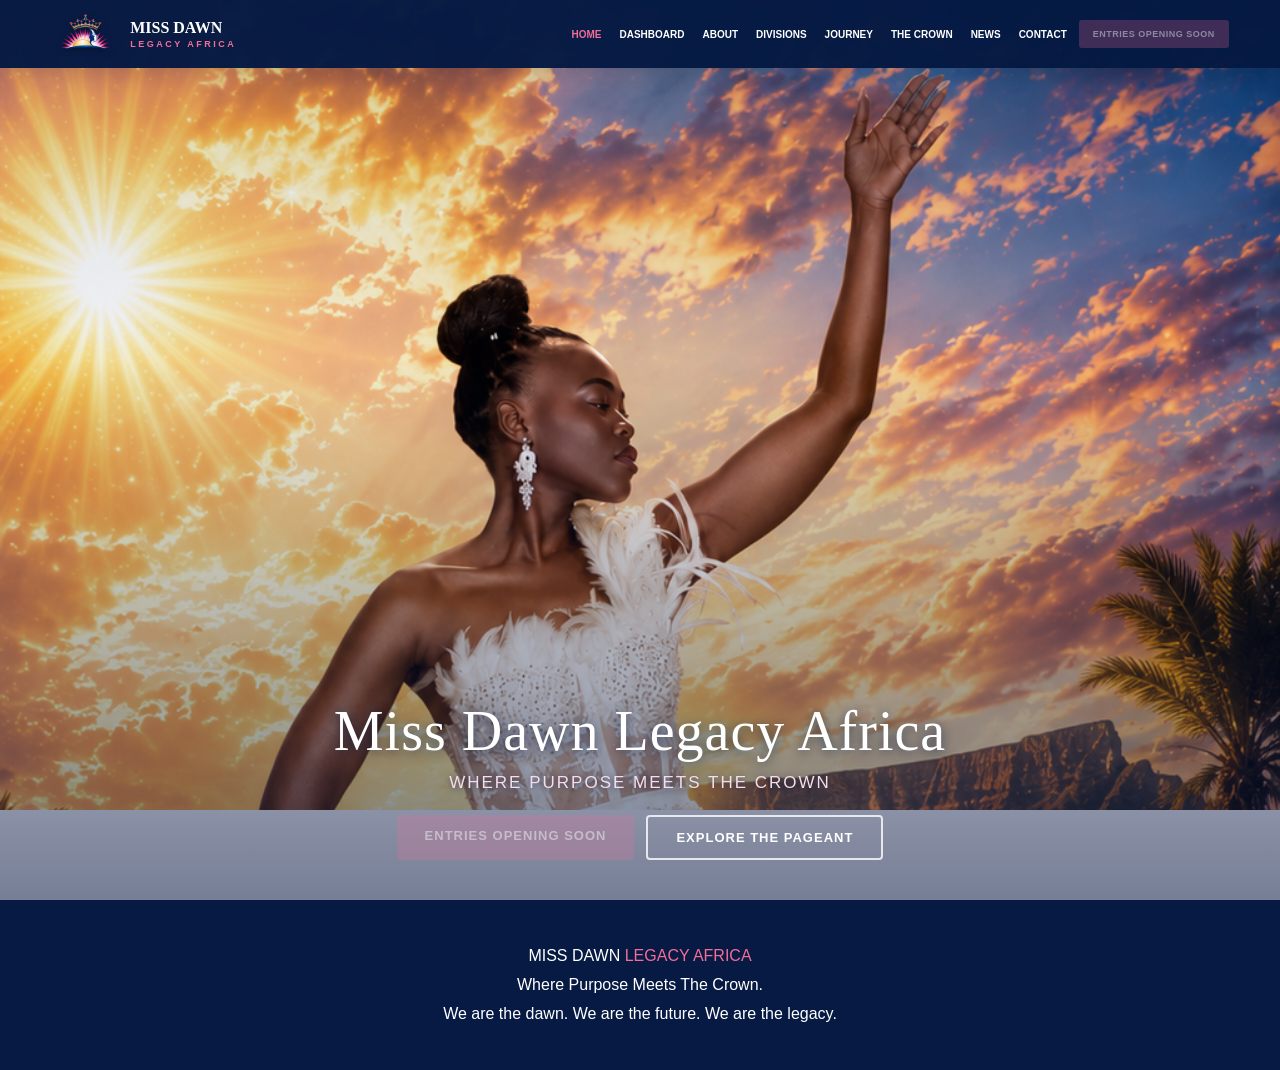
<file: index.html>
﻿<!doctype html>
<html lang="en">
<head>
  <meta charset="utf-8">
  <meta name="viewport" content="width=device-width,initial-scale=1">
  <title>Miss Dawn Legacy Africa</title>
  <link rel="stylesheet" href="css/style.css">
  <style>
    /* ── Hero section ── */
    .home-hero {
      position: relative;
      width: 100%;
      height: 100vh;
      min-height: 560px;
      overflow: hidden;
      display: flex;
      align-items: flex-end;
      justify-content: center;
    }

    /* Background photo */
    .home-hero .bg {
      position: absolute;
      inset: 0;
      width: 100%;
      height: 100%;
      object-fit: cover;
      object-position: center top;
    }

    /* Subtle dark gradient at bottom so text/logo reads well */
    .home-hero::after {
      content: '';
      position: absolute;
      inset: 0;
      background: linear-gradient(
        to bottom,
        rgba(6,26,67,0.15) 0%,
        rgba(6,26,67,0.05) 40%,
        rgba(6,26,67,0.55) 100%
      );
    }

    /* Logo overlay — centered, upper-left area of the image */
    .home-hero .site-logo-img {
      position: absolute;
      top: 80px;          /* below the fixed nav */
      left: 50%;
      transform: translateX(-50%);
      width: clamp(160px, 22vw, 280px);
      /* drop-shadow to help it lift off the background */
      filter: drop-shadow(0 4px 18px rgba(6,26,67,0.55))
              drop-shadow(0 1px 4px rgba(0,0,0,0.35));
      z-index: 2;
      pointer-events: none;
    }

    /* Bottom caption bar */
    .home-hero .caption {
      position: relative;
      z-index: 2;
      text-align: center;
      padding: 32px 6% 40px;
      width: 100%;
    }
    .home-hero .caption h1 {
      font-family: Georgia, serif;
      font-weight: 500;
      font-size: clamp(28px, 4.5vw, 56px);
      color: #fff;
      margin: 0 0 10px;
      text-shadow: 0 2px 12px rgba(6,26,67,0.7);
      letter-spacing: 1px;
    }
    .home-hero .caption p {
      color: #f9dce8;
      font-size: clamp(13px, 1.8vw, 17px);
      margin: 0 0 22px;
      text-shadow: 0 1px 6px rgba(6,26,67,0.6);
      letter-spacing: 2px;
      text-transform: uppercase;
    }
    .home-hero .caption .cta-row {
      display: flex;
      gap: 12px;
      justify-content: center;
      flex-wrap: wrap;
    }
    .home-hero .caption .cta-row a {
      padding: 13px 28px;
      border-radius: 4px;
      font-weight: bold;
      font-size: 13px;
      text-decoration: none;
      letter-spacing: 1px;
      transition: opacity .2s, transform .15s;
    }
    .home-hero .caption .cta-row a:hover {
      opacity: .88;
      transform: translateY(-2px);
    }
    .home-hero .caption .cta-pink {
      background: var(--pink);
      color: #fff;
    }
    .home-hero .caption .cta-outline {
      background: transparent;
      border: 2px solid rgba(255,255,255,0.8);
      color: #fff;
    }


  </style>
</head>
<body>

<header class="nav">
  <a href="index.html" class="logo">
    <img src="images/logo.png" alt="Miss Dawn Legacy Africa Logo" class="nav-logo-img">
    <span class="nav-logo-text">MISS DAWN <small>LEGACY AFRICA</small></span>
  </a>
  <div class="links">
    <a href="index.html">HOME</a>
    <a href="dashboard.html">DASHBOARD</a>
    <a href="about.html">ABOUT</a>
    <a href="divisions.html">DIVISIONS</a>
    <a href="journey.html">JOURNEY</a>
    <a href="crown.html">THE CROWN</a>
    <a href="news.html">NEWS</a>
    <a href="contact.html">CONTACT</a>
    <a href="apply.html" class="apply">APPLY NOW</a>
  </div>
  <button class="hamburger" id="menuToggle" aria-label="Toggle menu">&#9776;</button>
</header>

<div class="mobileMenu" id="mobileMenu">
  <a href="index.html">HOME</a>
  <a href="dashboard.html">DASHBOARD</a>
  <a href="about.html">ABOUT</a>
  <a href="divisions.html">DIVISIONS</a>
  <a href="journey.html">JOURNEY</a>
  <a href="crown.html">THE CROWN</a>
  <a href="news.html">NEWS</a>
  <a href="contact.html">CONTACT</a>
  <a href="apply.html" class="apply">APPLY NOW</a>
</div>

<!-- ── HOME HERO ── -->
<section class="home-hero">

  <!-- Background photo — woman in white gown, Cape Town sunset -->
  <img
    class="bg"
    src="images/hero.png"
    alt="Miss Dawn Legacy Africa"
    id="homeImg"
  >

  <!-- Caption / CTA at the bottom -->
  <div class="caption">
    <h1>Miss Dawn Legacy Africa</h1>
    <p>Where Purpose Meets The Crown</p>
    <div class="cta-row">
      <a href="apply.html"
         class="cta-pink"
         data-reg-btn
         data-reg-dest="apply.html"
         data-reg-label="APPLY NOW"
         data-reg-closed-label="ENTRIES OPENING SOON">APPLY NOW</a>
      <a href="dashboard.html" class="cta-outline">EXPLORE THE PAGEANT</a>
    </div>
  </div>

</section>

<footer>
  MISS DAWN <span>LEGACY AFRICA</span><br>
  Where Purpose Meets The Crown.<br>
  We are the dawn. We are the future. We are the legacy.
</footer>

<script src="js/main.js"></script>
<script src="js/registration.js"></script>
</body>
</html>
</file>
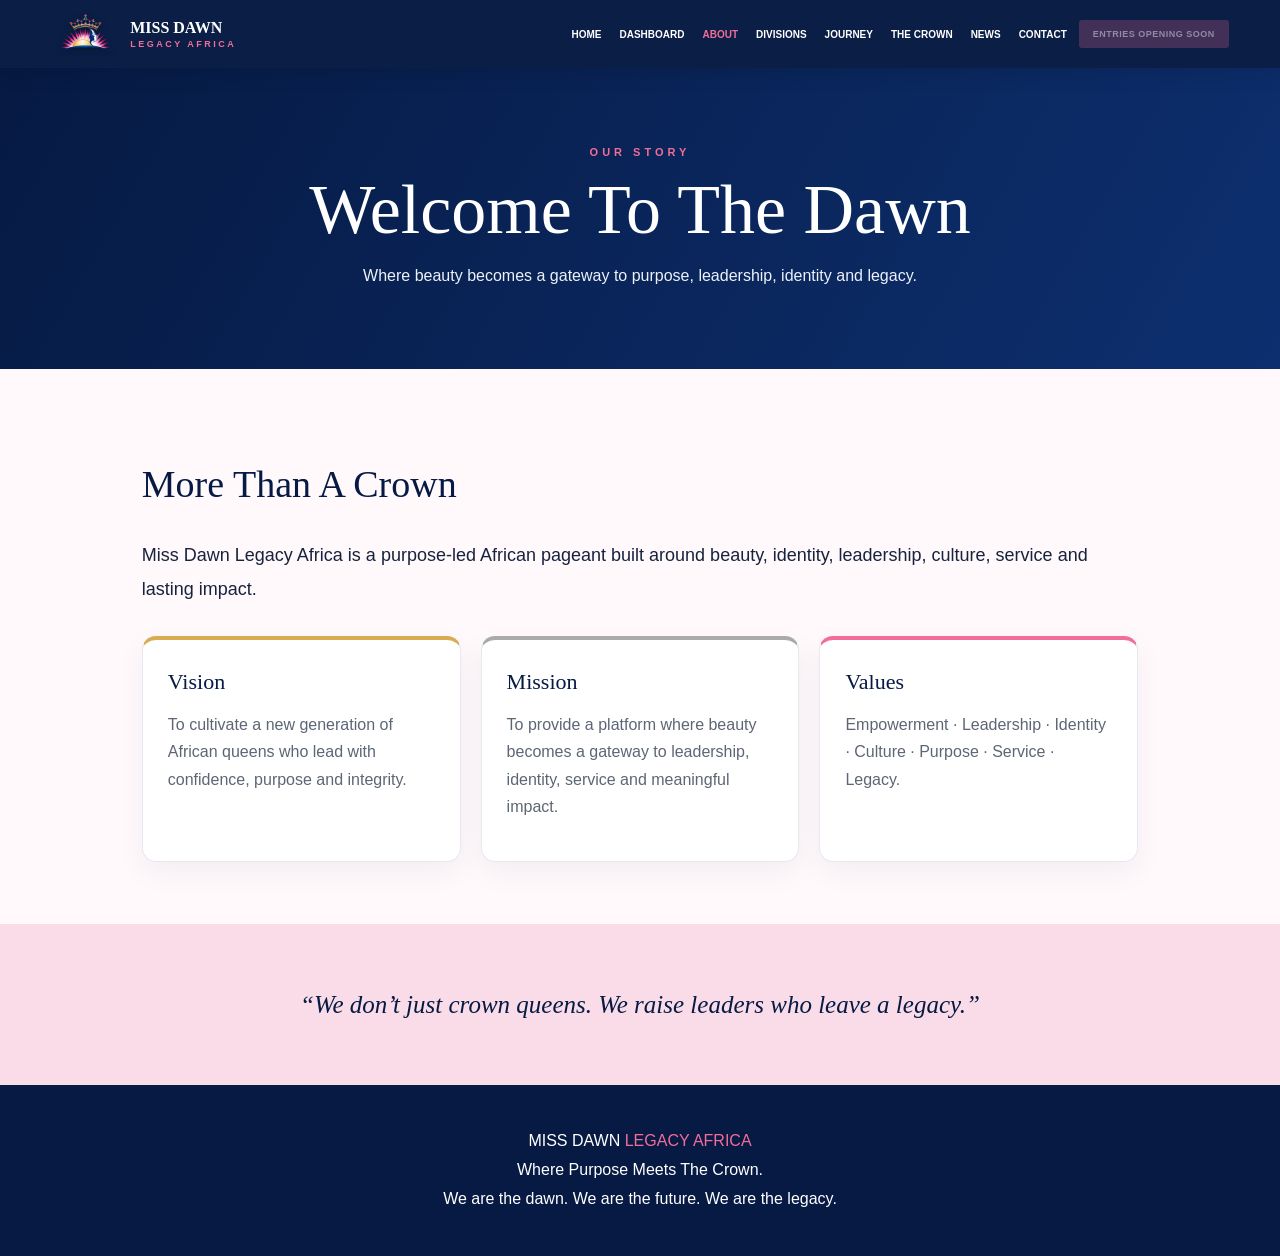
<file: about.html>
﻿<!doctype html>
<html lang="en">
<head>
  <meta charset="utf-8">
  <meta name="viewport" content="width=device-width,initial-scale=1">
  <title>About â€” Miss Dawn Legacy Africa</title>
  <link rel="stylesheet" href="css/style.css">
</head>
<body>

<header class="nav">
  <a href="index.html" class="logo">
    <img src="images/logo.png" alt="Miss Dawn Legacy Africa Logo" class="nav-logo-img">
    <span class="nav-logo-text">MISS DAWN <small>LEGACY AFRICA</small></span>
  </a>
  <div class="links">
    <a href="index.html">HOME</a>
    <a href="dashboard.html">DASHBOARD</a>
    <a href="about.html">ABOUT</a>
    <a href="divisions.html">DIVISIONS</a>
    <a href="journey.html">JOURNEY</a>
    <a href="crown.html">THE CROWN</a>
    <a href="news.html">NEWS</a>
    <a href="contact.html">CONTACT</a>
    <a href="apply.html" class="apply">APPLY NOW</a>
  </div>
  <button class="hamburger" id="menuToggle" aria-label="Toggle menu">&#9776;</button>
</header>
<div class="mobileMenu" id="mobileMenu">
  <a href="index.html">HOME</a>
  <a href="dashboard.html">DASHBOARD</a>
  <a href="about.html">ABOUT</a>
  <a href="divisions.html">DIVISIONS</a>
  <a href="journey.html">JOURNEY</a>
  <a href="crown.html">THE CROWN</a>
  <a href="news.html">NEWS</a>
  <a href="contact.html">CONTACT</a>
  <a href="apply.html" class="apply">APPLY NOW</a>
</div>

<div class="page">

  <div class="hero">
    <div class="eyebrow">Our Story</div>
    <h1>Welcome To The Dawn</h1>
    <p>Where beauty becomes a gateway to purpose, leadership, identity and legacy.</p>
  </div>

  <div class="content">
    <h2>More Than A Crown</h2>
    <p id="aboutText" class="lead">Miss Dawn Legacy Africa is a purpose-led African pageant built around beauty, identity, leadership, culture, service and lasting impact.</p>

    <div class="grid">
      <div class="card">
        <h3>Vision</h3>
        <p id="visionText">To cultivate a new generation of African queens who lead with confidence, purpose and integrity.</p>
      </div>
      <div class="card">
        <h3>Mission</h3>
        <p id="missionText">To provide a platform where beauty becomes a gateway to leadership, identity, service and meaningful impact.</p>
      </div>
      <div class="card">
        <h3>Values</h3>
        <p>Empowerment &middot; Leadership &middot; Identity &middot; Culture &middot; Purpose &middot; Service &middot; Legacy.</p>
      </div>
    </div>
  </div>

  <div class="band">
    <div class="quote">&ldquo;We don&rsquo;t just crown queens. We raise leaders who leave a legacy.&rdquo;</div>
  </div>

</div>

<footer>
  MISS DAWN <span>LEGACY AFRICA</span><br>
  Where Purpose Meets The Crown.<br>
  We are the dawn. We are the future. We are the legacy.
</footer>

<script src="js/main.js"></script>
<script src="js/registration.js"></script>
</body>
</html>
</file>
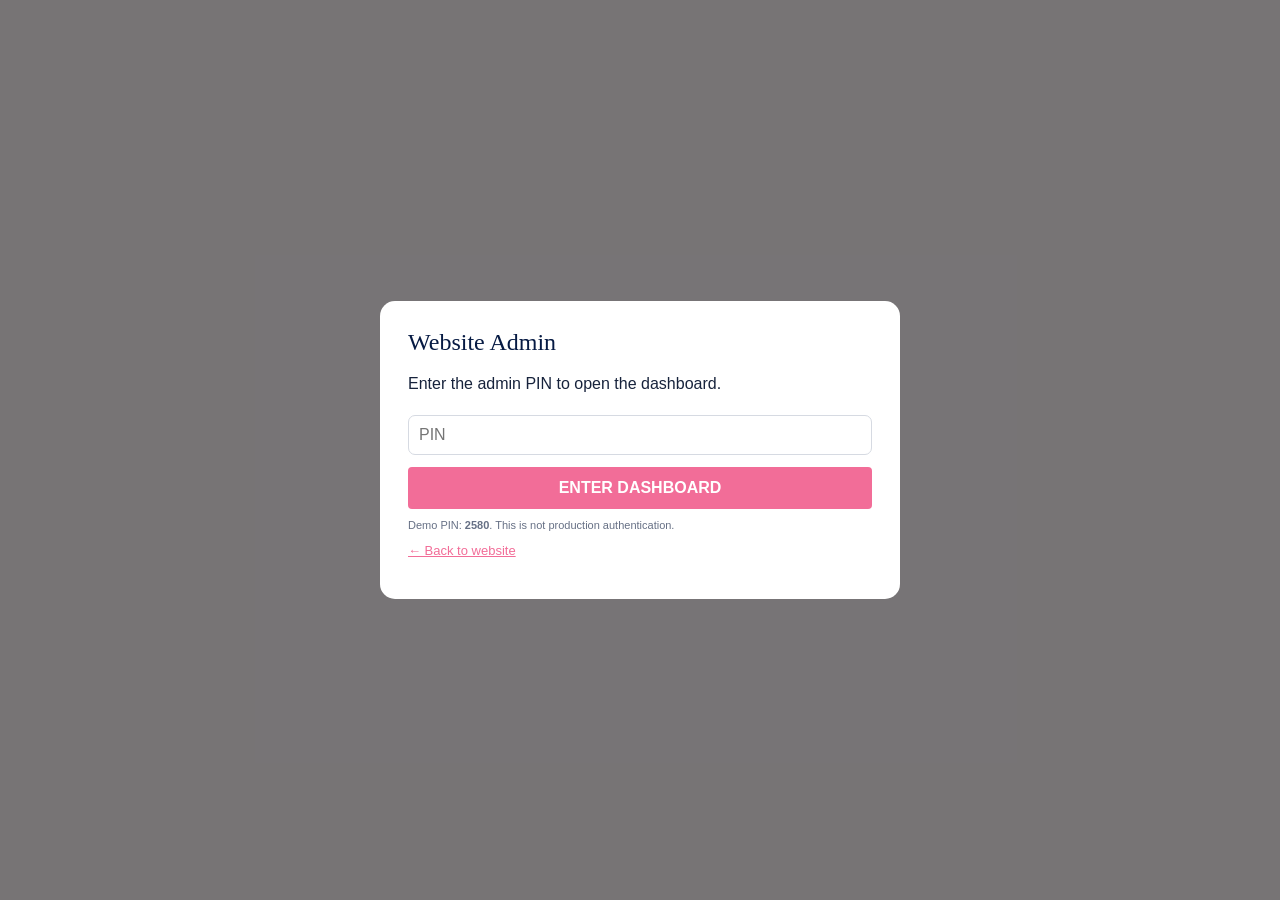
<file: admin.html>
<!doctype html>
<html lang="en">
<head>
  <meta charset="utf-8">
  <meta name="viewport" content="width=device-width,initial-scale=1">
  <title>Admin — Miss Dawn Legacy Africa</title>
  <link rel="stylesheet" href="css/style.css">
</head>
<body>

<!-- Login gate — shown until correct PIN is entered -->
<div id="loginGate" class="modal" style="display:flex">
  <div class="modalBox">
    <h2>Website Admin</h2>
    <p>Enter the admin PIN to open the dashboard.</p>
    <input id="pin" type="password" placeholder="PIN" style="margin-bottom:12px">
    <button class="btn pink" onclick="loginAdmin()" style="width:100%">ENTER DASHBOARD</button>
    <p style="font-size:11px;color:#667085;margin-top:10px">Demo PIN: <b>2580</b>. This is not production authentication.</p>
    <p style="margin-top:12px;font-size:13px"><a href="index.html">&larr; Back to website</a></p>
  </div>
</div>

<!-- Admin dashboard — hidden until logged in -->
<div id="adminWrap" class="adminWrap" style="display:none">

  <div class="adminTop">
    <h1>Miss Dawn Legacy Africa &mdash; Admin</h1>
    <div class="row">
      <a href="index.html" class="btn outline">VIEW WEBSITE</a>
      <button class="btn pink" onclick="logoutAdmin()">LOG OUT</button>
    </div>
  </div>

  <div class="adminBody">
    <aside class="side">
      <button class="active" data-panel="overview">Overview</button>
      <button data-panel="pageant">Pageant Info</button>
      <button data-panel="divisionsAdmin">Divisions</button>
      <button data-panel="newsAdmin">News &amp; Events</button>
      <button data-panel="contestants">Contestants</button>
      <button data-panel="applications">Applications</button>
      <button data-panel="settings">Website Settings</button>
    </aside>

    <main class="adminMain">

      <!-- Overview -->
      <div id="panel-overview" class="adminPanel active">
        <div class="adminCard">
          <h2>Welcome, Administrator &#128081;</h2>
          <p>This is your website control centre. Edit public content, add news, manage contestant profiles and change website settings.</p>
          <div class="grid">
            <div class="card"><h3>Pageant</h3><p>Miss Dawn Legacy Africa</p></div>
            <div class="card"><h3>Divisions</h3><p>3 official divisions</p></div>
            <div class="card"><h3>News</h3><p id="newsCount">0 news items</p></div>
          </div>
        </div>
      </div>

      <!-- Pageant Info -->
      <div id="panel-pageant" class="adminPanel">
        <div class="adminCard">
          <h2>Pageant Information</h2>
          <div id="savePageantNotice"></div>
          <div class="formGrid">
            <div class="full"><label>About The Pageant<textarea id="editAbout"></textarea></label></div>
            <div><label>Vision<textarea id="editVision"></textarea></label></div>
            <div><label>Mission<textarea id="editMission"></textarea></label></div>
          </div>
          <button class="btn pink" onclick="savePageant()">SAVE PAGEANT INFORMATION</button>
        </div>
      </div>

      <!-- Divisions -->
      <div id="panel-divisionsAdmin" class="adminPanel">
        <div class="adminCard">
          <h2>Divisions</h2>
          <div class="formGrid">
            <div><label>Little Miss Theme<input id="littleThemeEdit"></label></div>
            <div><label>Teen Theme<input id="teenThemeEdit"></label></div>
            <div><label>Miss Theme<input id="missThemeEdit"></label></div>
            <div class="full"><label>Little Miss Description<textarea id="littleDescEdit"></textarea></label></div>
            <div class="full"><label>Teen Description<textarea id="teenDescEdit"></textarea></label></div>
            <div class="full"><label>Miss Description<textarea id="missDescEdit"></textarea></label></div>
          </div>
          <button class="btn pink" onclick="saveDivisions()">SAVE DIVISIONS</button>
        </div>
      </div>

      <!-- News & Events -->
      <div id="panel-newsAdmin" class="adminPanel">
        <div class="adminCard">
          <h2>News &amp; Events</h2>
          <div class="formGrid">
            <div><label>Headline<input id="newsTitle"></label></div>
            <div><label>Date<input id="newsDate" type="date"></label></div>
            <div class="full"><label>Story<textarea id="newsBody"></textarea></label></div>
          </div>
          <button class="btn pink" onclick="addNews()">ADD NEWS STORY</button>
        </div>
        <div class="adminCard">
          <table class="table">
            <thead><tr><th>Date</th><th>Headline</th><th>Action</th></tr></thead>
            <tbody id="newsTable"></tbody>
          </table>
        </div>
      </div>

      <!-- Contestants -->
      <div id="panel-contestants" class="adminPanel">
        <div class="adminCard">
          <h2>Contestant Profiles</h2>
          <div class="formGrid">
            <div><label>Name<input id="cName"></label></div>
            <div><label>Division<input id="cDivision" placeholder="e.g. Teen"></label></div>
            <div class="full"><label>Bio<textarea id="cBio"></textarea></label></div>
          </div>
          <button class="btn pink" onclick="addContestant()">ADD CONTESTANT</button>
        </div>
        <div class="adminCard">
          <table class="table">
            <thead><tr><th>Name</th><th>Division</th><th>Action</th></tr></thead>
            <tbody id="contestantTable"></tbody>
          </table>
        </div>
      </div>

      <!-- Applications -->
      <div id="panel-applications" class="adminPanel">
        <div class="adminCard">
          <h2>Applications</h2>
          <p>The public application form is set up for Netlify Forms. Once deployed on Netlify with form detection enabled, submissions can be viewed in your site&rsquo;s Forms area.</p>
          <a href="https://docs.netlify.com/manage/forms/submissions/" target="_blank" class="btn dark">READ NETLIFY SUBMISSIONS GUIDE</a>
        </div>
      </div>

      <!-- Settings -->
      <div id="panel-settings" class="adminPanel">
        <div class="adminCard">
          <h2>Website Settings</h2>
          <div class="formGrid">
            <div><label>Website Title<input id="siteName"></label></div>
            <div><label>Official Email<input id="officialEmail" type="email"></label></div>
            <div><label>Phone<input id="officialPhone"></label></div>
            <div><label>Social URL<input id="socialUrl"></label></div>
            <div class="full"><label>Replace Homepage Cover Image<input id="heroFile" type="file" accept="image/*"></label></div>
          </div>
          <button class="btn pink" onclick="saveSettings()">SAVE SETTINGS</button>
          <button class="btn dark" onclick="resetSite()" style="margin-left:10px">RESET LOCAL CONTENT</button>
          <p style="font-size:12px;color:#667085;margin-top:12px">This admin stores edits in this browser via localStorage. For a production site with shared editing and secure login, connect to a server or CMS.</p>
        </div>
      </div>

    </main>
  </div>
</div>

<script src="js/main.js"></script>
</body>
</html>
</file>
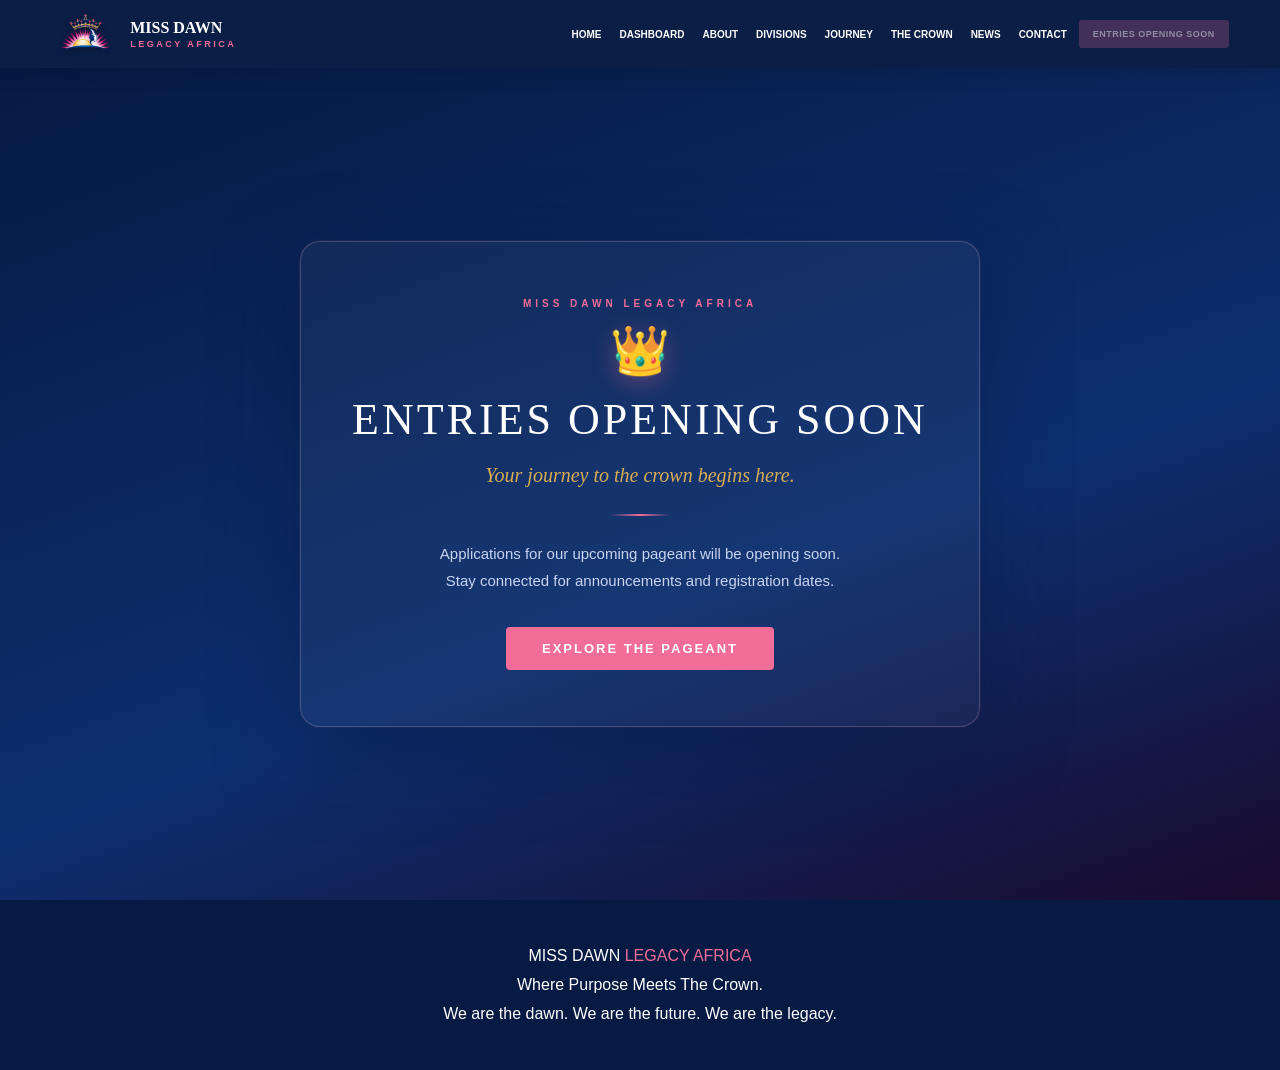
<file: apply.html>
﻿<!doctype html>
<html lang="en">
<head>
  <meta charset="utf-8">
  <meta name="viewport" content="width=device-width,initial-scale=1">
  <title>Apply â€” Miss Dawn Legacy Africa</title>
  <link rel="stylesheet" href="css/style.css">
</head>
<body>

<header class="nav">
  <a href="index.html" class="logo">
    <img src="images/logo.png" alt="Miss Dawn Legacy Africa Logo" class="nav-logo-img">
    <span class="nav-logo-text">MISS DAWN <small>LEGACY AFRICA</small></span>
  </a>
  <div class="links">
    <a href="index.html">HOME</a>
    <a href="dashboard.html">DASHBOARD</a>
    <a href="about.html">ABOUT</a>
    <a href="divisions.html">DIVISIONS</a>
    <a href="journey.html">JOURNEY</a>
    <a href="crown.html">THE CROWN</a>
    <a href="news.html">NEWS</a>
    <a href="contact.html">CONTACT</a>
    <a href="apply.html" class="apply">APPLY NOW</a>
  </div>
  <button class="hamburger" id="menuToggle" aria-label="Toggle menu">&#9776;</button>
</header>
<div class="mobileMenu" id="mobileMenu">
  <a href="index.html">HOME</a>
  <a href="dashboard.html">DASHBOARD</a>
  <a href="about.html">ABOUT</a>
  <a href="divisions.html">DIVISIONS</a>
  <a href="journey.html">JOURNEY</a>
  <a href="crown.html">THE CROWN</a>
  <a href="news.html">NEWS</a>
  <a href="contact.html">CONTACT</a>
  <a href="apply.html" class="apply">APPLY NOW</a>
</div>

<div class="page">

  <div class="applyHero">
    <div class="eyebrow">Join The Dawn</div>
    <h1>Application Form</h1>
    <p>Read the eligibility requirements carefully before completing the form. All fields are required.</p>
  </div>

  <!-- â”€â”€ ELIGIBILITY REQUIREMENTS â”€â”€ -->
  <div class="eligibilitySection">
    <div class="eligibilityBox">
      <h2>&#128081; Eligibility Requirements</h2>
      <p class="subheading">Miss Dawn Legacy Africa &mdash; All Divisions</p>
      <ol>
        <li><strong>Age:</strong> Must meet the age requirement for your chosen division.</li>
        <li><strong>Marital status:</strong> Must never have been married.</li>
        <li><strong>Parenthood:</strong> Must never have given birth or been pregnant.</li>
        <li><strong>Tattoos:</strong> Must have no visible tattoos.</li>
        <li><strong>Piercings:</strong> No visible facial piercings, apart from conventional ear piercings.</li>
        <li><strong>Appearance:</strong> Must maintain a neat, well-groomed and presentable appearance at all times.</li>
        <li><strong>Representation:</strong> Must be willing to represent the values, image and reputation of Miss Dawn Legacy Africa.</li>
        <li><strong>Criminal record:</strong> Must have no criminal convictions or ongoing criminal proceedings involving serious offences.</li>
        <li><strong>Availability:</strong> Must be available for all compulsory pageant activities and official appearances.</li>
        <li><strong>Honesty:</strong> Must provide truthful and accurate information during registration. Any material misrepresentation may result in disqualification.</li>
      </ol>
      <div class="eligibilityConfirm">
        <input type="checkbox" id="eligibilityCheck">
        <label for="eligibilityCheck">
          I have read and confirm that I meet all of the eligibility requirements listed above. I understand that providing false information may result in my disqualification.
        </label>
      </div>
    </div>
  </div>

  <!-- REGISTRATION CLOSED NOTICE (shown by registration.js when REGISTRATION_OPEN = false) -->
  <div id="regClosedNotice"></div>

  <!-- APPLICATION FORM (hidden by registration.js when REGISTRATION_OPEN = false) -->
  <div id="applyFormWrapper">
  <!-- â”€â”€ APPLICATION FORM â”€â”€ -->
  <div class="applyForm">

    <div id="applySuccess" class="successBanner">
      &#10003; Your application has been submitted successfully! We will be in touch soon.
    </div>

    <div id="applyError" style="display:none;background:#fef2f2;border:1px solid #fca5a5;border-radius:10px;padding:20px;text-align:center;color:#b91c1c;font-weight:700;font-size:15px;margin-bottom:20px">
      &#9888; Something went wrong. Please check your connection and try again. If the problem continues, email us directly at missdawnlegacyafrica@gmail.com
    </div>

    <!--
      Formspree handles email delivery.
      HOW TO ACTIVATE:
        1. Go to https://formspree.io and sign up (free).
        2. Create a new form and set the email to missdawnlegacyafrica@gmail.com
        3. Copy your unique form ID (looks like: xpzgkwqr)
        4. Replace YOUR_FORMSPREE_ID below with that ID.
      Until activated, the form will show a success message locally but not send emails.
    -->
    <form
      id="applicationForm"
      onsubmit="handleApplySubmit(event)"
    >
      <!-- Hidden field so Formspree routes reply-to correctly -->
      <input type="hidden" name="_replyto" id="replyToField">
      <input type="hidden" name="_subject" value="New Miss Dawn Legacy Africa Application">

      <!-- Personal Details -->
      <div class="formSection">
        <h3>Personal Details</h3>

        <div class="fRow">
          <div class="fField">
            <label for="appName">First Name</label>
            <input type="text" id="appName" name="name" placeholder="Your first name" required>
          </div>
          <div class="fField">
            <label for="appSurname">Surname</label>
            <input type="text" id="appSurname" name="surname" placeholder="Your surname" required>
          </div>
        </div>

        <div class="fField" style="margin-bottom:16px">
          <label for="appEmail">Email Address</label>
          <input type="email" id="appEmail" name="email" placeholder="your@email.com"
            required oninput="document.getElementById('replyToField').value=this.value">
        </div>

        <div class="fField" style="margin-bottom:16px">
          <label for="appPhone">Phone Number</label>
          <input type="tel" id="appPhone" name="phone" placeholder="+27 000 000 0000" required>
        </div>

        <div class="fField" style="margin-bottom:16px">
          <label for="appDivision">Division</label>
          <select id="appDivision" name="division" required>
            <option value="">â€” Select your division â€”</option>
            <option value="Little Miss Dawn Legacy Africa (Ages 10-14)">Little Miss Dawn Legacy Africa (Ages 10&ndash;14)</option>
            <option value="Teen Miss Dawn Legacy Africa (Ages 15-19)">Teen Miss Dawn Legacy Africa (Ages 15&ndash;19)</option>
            <option value="Miss Dawn Legacy Africa (Ages 20-25)">Miss Dawn Legacy Africa (Ages 20&ndash;25)</option>
          </select>
        </div>

        <!-- Date of Birth -->
        <div class="fField">
          <label>Date of Birth</label>
          <div class="dobRow" style="margin-top:6px">
            <div class="fField">
              <select id="appDobDay" name="dob_day" required>
                <option value="">Day</option>
                <option>1</option><option>2</option><option>3</option><option>4</option>
                <option>5</option><option>6</option><option>7</option><option>8</option>
                <option>9</option><option>10</option><option>11</option><option>12</option>
                <option>13</option><option>14</option><option>15</option><option>16</option>
                <option>17</option><option>18</option><option>19</option><option>20</option>
                <option>21</option><option>22</option><option>23</option><option>24</option>
                <option>25</option><option>26</option><option>27</option><option>28</option>
                <option>29</option><option>30</option><option>31</option>
              </select>
            </div>
            <div class="fField">
              <select id="appDobMonth" name="dob_month" required>
                <option value="">Month</option>
                <option>January</option><option>February</option><option>March</option>
                <option>April</option><option>May</option><option>June</option>
                <option>July</option><option>August</option><option>September</option>
                <option>October</option><option>November</option><option>December</option>
              </select>
            </div>
            <div class="fField">
              <select id="appDobYear" name="dob_year" required>
                <option value="">Year</option>
                <option>2016</option><option>2015</option><option>2014</option>
                <option>2013</option><option>2012</option><option>2011</option>
                <option>2010</option><option>2009</option><option>2008</option>
                <option>2007</option><option>2006</option><option>2005</option>
                <option>2004</option><option>2003</option><option>2002</option>
                <option>2001</option><option>2000</option><option>1999</option>
              </select>
            </div>
          </div>
        </div>
      </div>

      <!-- Photo Uploads -->
      <div class="formSection">
        <h3>Photo Uploads</h3>
        <p style="font-size:13px;color:var(--muted);margin:-6px 0 18px">
          Please upload two photos as described below. Read the requirements carefully before submitting.
        </p>

        <div class="photoGrid">

          <!-- Half Body Shot -->
          <div class="photoBox" onclick="document.getElementById('halfShot').click()">
            <input type="file" id="halfShot" name="half_shot" accept="image/*" required
              onchange="previewPhoto(this,'halfPreview')">
            <div class="icon">&#128247;</div>
            <div class="label">Half Body Shot</div>
            <p style="font-size:12px;color:var(--muted);margin:4px 0 0">Click to upload</p>
            <div class="note">
              <strong>&#9888; Important:</strong><br>
              &bull; Natural photo only &mdash; no filters<br>
              &bull; No selfies<br>
              &bull; No editing or retouching<br>
              &bull; Clear, well-lit background<br>
              &bull; Shows head to waist
            </div>
            <img id="halfPreview" class="photoPreview" alt="Half shot preview">
          </div>

          <!-- Full Body Shot -->
          <div class="photoBox" onclick="document.getElementById('fullBody').click()">
            <input type="file" id="fullBody" name="full_body" accept="image/*" required
              onchange="previewPhoto(this,'fullPreview')">
            <div class="icon">&#128100;</div>
            <div class="label">Full Body Shot</div>
            <p style="font-size:12px;color:var(--muted);margin:4px 0 0">Click to upload</p>
            <div class="note">
              <strong>&#9888; Important:</strong><br>
              &bull; Natural photo only &mdash; no filters<br>
              &bull; No selfies<br>
              &bull; No editing or retouching<br>
              &bull; Full body visible (head to toe)<br>
              &bull; Stand upright, plain background
            </div>
            <img id="fullPreview" class="photoPreview" alt="Full body preview">
          </div>

        </div>
      </div>

      <button type="submit" class="submitBtn">SUBMIT APPLICATION &rarr;</button>
    </form>

  </div>
  </div><!-- /applyFormWrapper -->
</div>

<footer>
  MISS DAWN <span>LEGACY AFRICA</span><br>
  Where Purpose Meets The Crown.<br>
  We are the dawn. We are the future. We are the legacy.
</footer>

<script src="js/main.js"></script>
<script>
  function handleApplySubmit(e) {
    e.preventDefault(); // Always prevent native navigation

    // 1. Eligibility gate
    if (!document.getElementById('eligibilityCheck').checked) {
      alert('Please confirm that you meet all eligibility requirements before submitting.');
      return;
    }

    const form    = document.getElementById('applicationForm');
    const btn     = form.querySelector('button[type="submit"]');
    const success = document.getElementById('applySuccess');
    const error   = document.getElementById('applyError');

    // 2. Reset banners
    success.style.display = 'none';
    error.style.display   = 'none';

    // 3. Disable button to prevent duplicate submissions
    btn.disabled    = true;
    btn.textContent = 'SUBMITTING…';

    // 4. Build FormData — captures all fields including both photo files
    const formData = new FormData(form);

    // 5. Send to Formspree via fetch()
    fetch('https://formspree.io/f/mnpnljgd', {
      method:  'POST',
      body:    formData,
      headers: { 'Accept': 'application/json' }
    })
    .then(function(response) {
      if (response.ok) {
        // 6. Success — show banner, hide form
        success.style.display = 'block';
        form.style.display    = 'none';
        window.scrollTo({ top: 0, behavior: 'smooth' });
      } else {
        // 7. Formspree returned an error status
        return response.json().then(function(data) {
          throw new Error(data.error || 'Submission failed (status ' + response.status + ')');
        });
      }
    })
    .catch(function(err) {
      // 8. Network error or Formspree error — show error message, re-enable button
      console.error('Formspree error:', err);
      error.style.display = 'block';
      error.scrollIntoView({ behavior: 'smooth', block: 'center' });
      btn.disabled    = false;
      btn.textContent = 'SUBMIT APPLICATION →';
    });
  }
</script>
<script src="js/registration.js"></script>
</body>
</html>
</file>
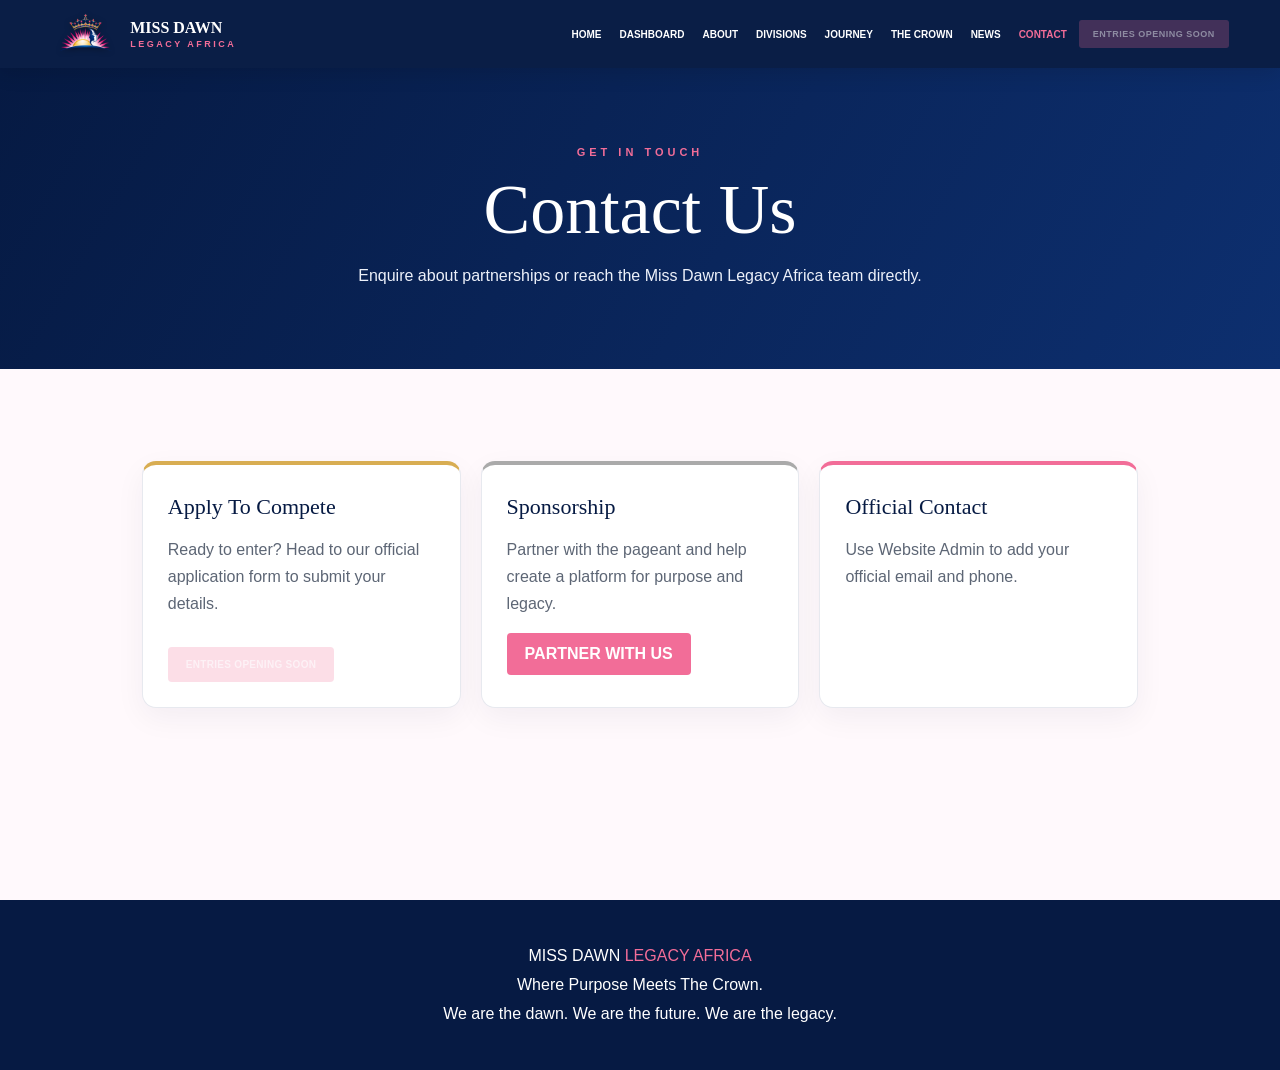
<file: contact.html>
﻿<!doctype html>
<html lang="en">
<head>
  <meta charset="utf-8">
  <meta name="viewport" content="width=device-width,initial-scale=1">
  <title>Contact â€” Miss Dawn Legacy Africa</title>
  <link rel="stylesheet" href="css/style.css">
</head>
<body>

<header class="nav">
  <a href="index.html" class="logo">
    <img src="images/logo.png" alt="Miss Dawn Legacy Africa Logo" class="nav-logo-img">
    <span class="nav-logo-text">MISS DAWN <small>LEGACY AFRICA</small></span>
  </a>
  <div class="links">
    <a href="index.html">HOME</a>
    <a href="dashboard.html">DASHBOARD</a>
    <a href="about.html">ABOUT</a>
    <a href="divisions.html">DIVISIONS</a>
    <a href="journey.html">JOURNEY</a>
    <a href="crown.html">THE CROWN</a>
    <a href="news.html">NEWS</a>
    <a href="contact.html">CONTACT</a>
    <a href="apply.html" class="apply">APPLY NOW</a>
  </div>
  <button class="hamburger" id="menuToggle" aria-label="Toggle menu">&#9776;</button>
</header>
<div class="mobileMenu" id="mobileMenu">
  <a href="index.html">HOME</a>
  <a href="dashboard.html">DASHBOARD</a>
  <a href="about.html">ABOUT</a>
  <a href="divisions.html">DIVISIONS</a>
  <a href="journey.html">JOURNEY</a>
  <a href="crown.html">THE CROWN</a>
  <a href="news.html">NEWS</a>
  <a href="contact.html">CONTACT</a>
  <a href="apply.html" class="apply">APPLY NOW</a>
</div>

<div class="page">

  <div class="hero">
    <div class="eyebrow">Get In Touch</div>
    <h1>Contact Us</h1>
    <p>Enquire about partnerships or reach the Miss Dawn Legacy Africa team directly.</p>
  </div>

  <div class="content">
    <div class="grid">

      <div class="card">
        <h3>Apply To Compete</h3>
        <p>Ready to enter? Head to our official application form to submit your details.</p>
        <a href="apply.html"
           class="btn pink"
           style="margin-top:14px;display:inline-block"
           data-reg-btn
           data-reg-dest="apply.html"
           data-reg-label="GO TO APPLICATION FORM"
           data-reg-closed-label="ENTRIES OPENING SOON">GO TO APPLICATION FORM</a>
      </div>

      <div class="card">
        <h3>Sponsorship</h3>
        <p>Partner with the pageant and help create a platform for purpose and legacy.</p>
        <button class="btn pink" onclick="alert('Connect your official sponsorship email in Website Admin before launch.')">PARTNER WITH US</button>
      </div>

      <div class="card">
        <h3>Official Contact</h3>
        <p id="contactDetails">Use Website Admin to add your official email, phone and social details.</p>
      </div>

    </div>
  </div>

</div>

<footer>
  MISS DAWN <span>LEGACY AFRICA</span><br>
  Where Purpose Meets The Crown.<br>
  We are the dawn. We are the future. We are the legacy.
</footer>

<script src="js/main.js"></script>
<script src="js/registration.js"></script>
</body>
</html>
</file>
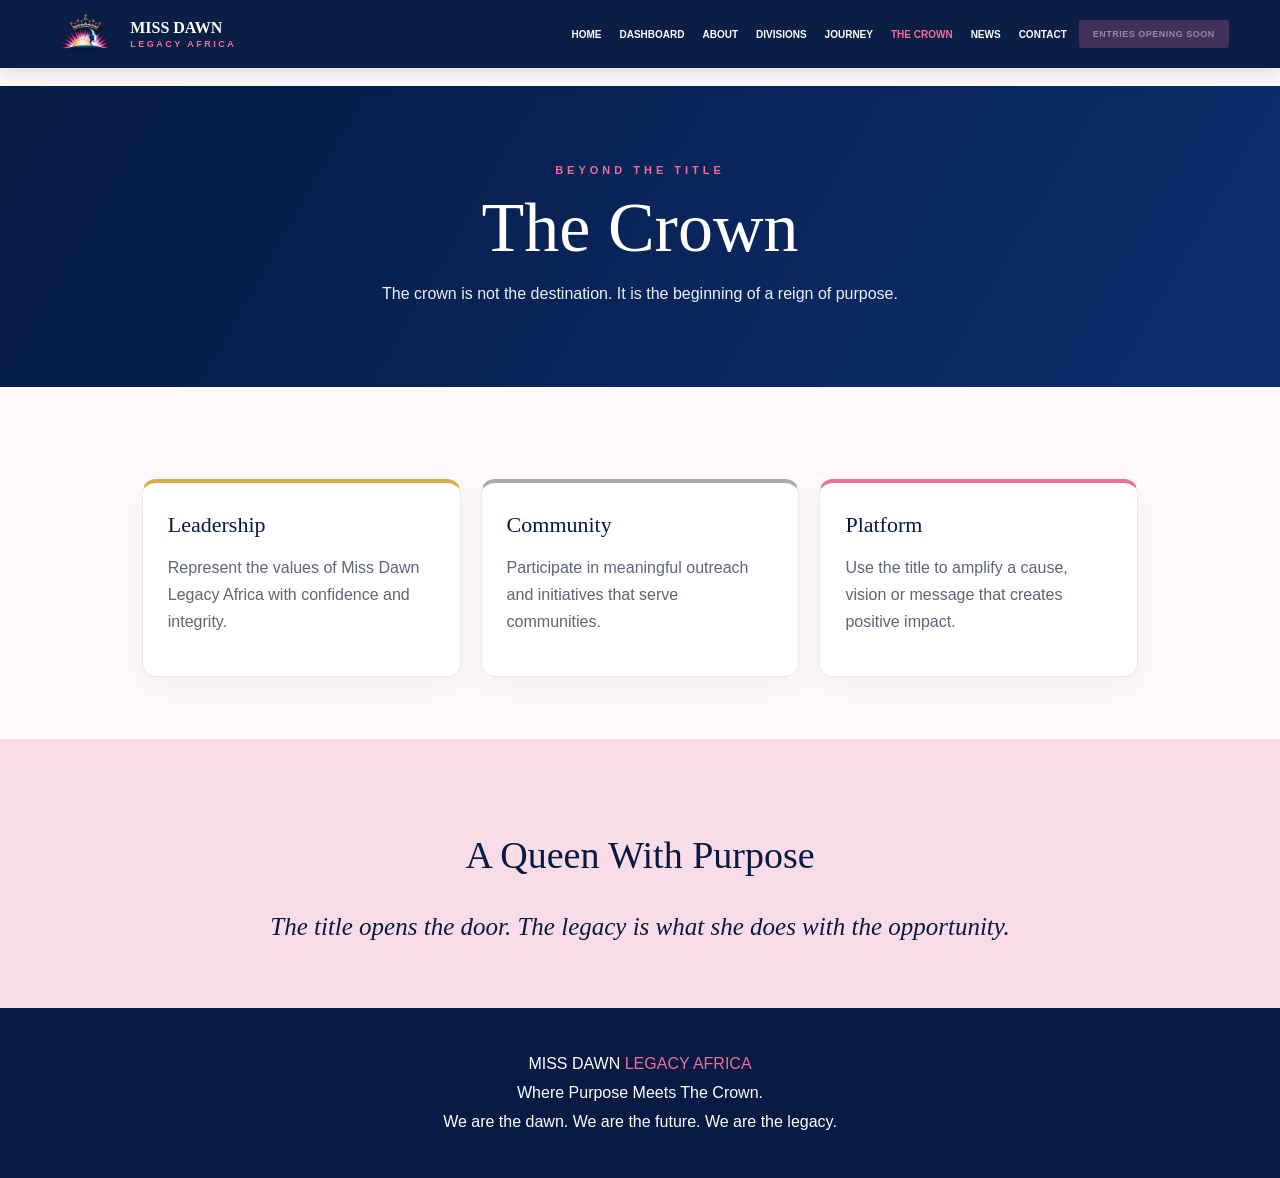
<file: crown.html>
﻿i <!doctype html>
<html lang="en">
<head>
  <meta charset="utf-8">
  <meta name="viewport" content="width=device-width,initial-scale=1">
  <title>The Crown â€” Miss Dawn Legacy Africa</title>
  <link rel="stylesheet" href="css/style.css">
</head>
<body>

<header class="nav">
  <a href="index.html" class="logo">
    <img src="images/logo.png" alt="Miss Dawn Legacy Africa Logo" class="nav-logo-img">
    <span class="nav-logo-text">MISS DAWN <small>LEGACY AFRICA</small></span>
  </a>
  <div class="links">
    <a href="index.html">HOME</a>
    <a href="dashboard.html">DASHBOARD</a>
    <a href="about.html">ABOUT</a>
    <a href="divisions.html">DIVISIONS</a>
    <a href="journey.html">JOURNEY</a>
    <a href="crown.html">THE CROWN</a>
    <a href="news.html">NEWS</a>
    <a href="contact.html">CONTACT</a>
    <a href="apply.html" class="apply">APPLY NOW</a>
  </div>
  <button class="hamburger" id="menuToggle" aria-label="Toggle menu">&#9776;</button>
</header>
<div class="mobileMenu" id="mobileMenu">
  <a href="index.html">HOME</a>
  <a href="dashboard.html">DASHBOARD</a>
  <a href="about.html">ABOUT</a>
  <a href="divisions.html">DIVISIONS</a>
  <a href="journey.html">JOURNEY</a>
  <a href="crown.html">THE CROWN</a>
  <a href="news.html">NEWS</a>
  <a href="contact.html">CONTACT</a>
  <a href="apply.html" class="apply">APPLY NOW</a>
</div>

<div class="page">

  <div class="hero">
    <div class="eyebrow">Beyond The Title</div>
    <h1>The Crown</h1>
    <p>The crown is not the destination. It is the beginning of a reign of purpose.</p>
  </div>

  <div class="content">
    <div class="grid">
      <div class="card">
        <h3>Leadership</h3>
        <p>Represent the values of Miss Dawn Legacy Africa with confidence and integrity.</p>
      </div>
      <div class="card">
        <h3>Community</h3>
        <p>Participate in meaningful outreach and initiatives that serve communities.</p>
      </div>
      <div class="card">
        <h3>Platform</h3>
        <p>Use the title to amplify a cause, vision or message that creates positive impact.</p>
      </div>
    </div>
  </div>

  <div class="band">
    <h2>A Queen With Purpose</h2>
    <div class="quote">The title opens the door. The legacy is what she does with the opportunity.</div>
  </div>

</div>

<footer>
  MISS DAWN <span>LEGACY AFRICA</span><br>
  Where Purpose Meets The Crown.<br>
  We are the dawn. We are the future. We are the legacy.
</footer>

<script src="js/main.js"></script>
<script src="js/registration.js"></script>
</body>
</html>
</file>
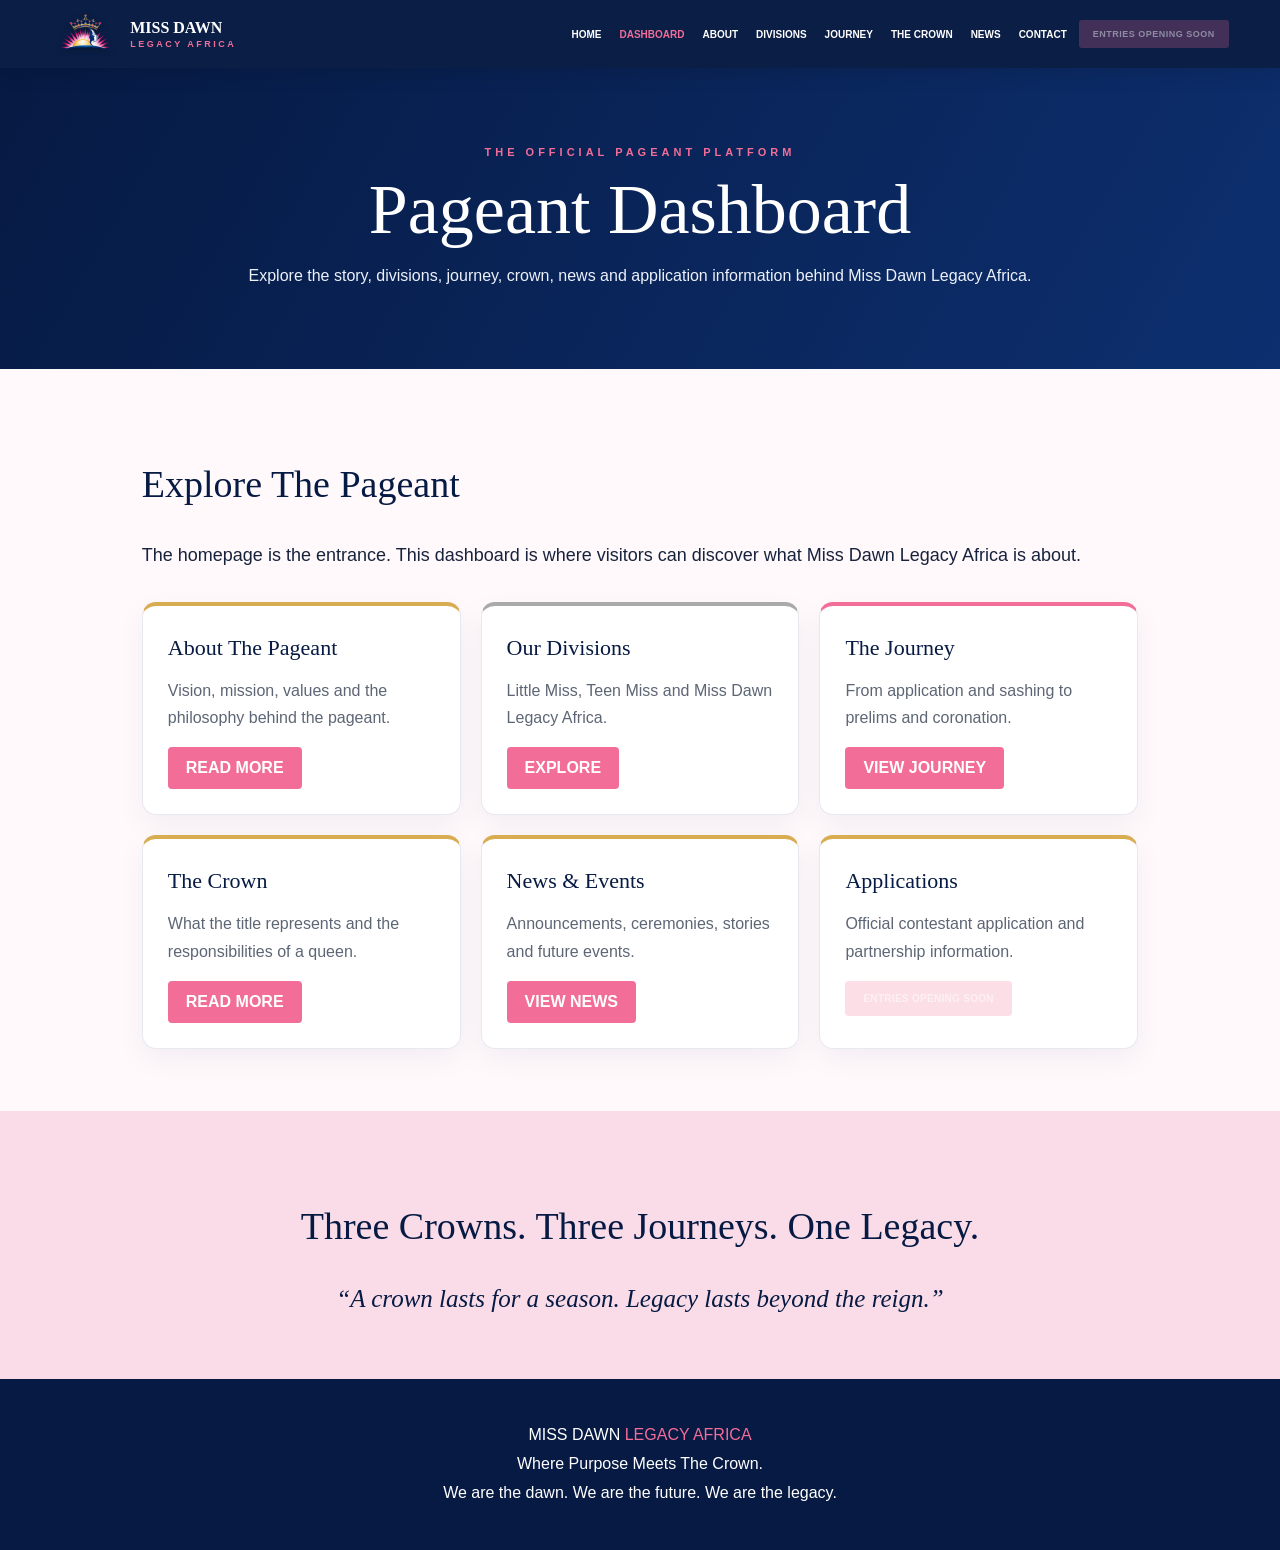
<file: dashboard.html>
﻿<!doctype html>
<html lang="en">
<head>
  <meta charset="utf-8">
  <meta name="viewport" content="width=device-width,initial-scale=1">
  <title>Dashboard â€” Miss Dawn Legacy Africa</title>
  <link rel="stylesheet" href="css/style.css">
</head>
<body>

<header class="nav">
  <a href="index.html" class="logo">
    <img src="images/logo.png" alt="Miss Dawn Legacy Africa Logo" class="nav-logo-img">
    <span class="nav-logo-text">MISS DAWN <small>LEGACY AFRICA</small></span>
  </a>
  <div class="links">
    <a href="index.html">HOME</a>
    <a href="dashboard.html">DASHBOARD</a>
    <a href="about.html">ABOUT</a>
    <a href="divisions.html">DIVISIONS</a>
    <a href="journey.html">JOURNEY</a>
    <a href="crown.html">THE CROWN</a>
    <a href="news.html">NEWS</a>
    <a href="contact.html">CONTACT</a>
    <a href="apply.html" class="apply">APPLY NOW</a>
  </div>
  <button class="hamburger" id="menuToggle" aria-label="Toggle menu">&#9776;</button>
</header>
<div class="mobileMenu" id="mobileMenu">
  <a href="index.html">HOME</a>
  <a href="dashboard.html">DASHBOARD</a>
  <a href="about.html">ABOUT</a>
  <a href="divisions.html">DIVISIONS</a>
  <a href="journey.html">JOURNEY</a>
  <a href="crown.html">THE CROWN</a>
  <a href="news.html">NEWS</a>
  <a href="contact.html">CONTACT</a>
  <a href="apply.html" class="apply">APPLY NOW</a>
</div>

<div class="page">

  <div class="hero">
    <div class="eyebrow">The Official Pageant Platform</div>
    <h1>Pageant Dashboard</h1>
    <p>Explore the story, divisions, journey, crown, news and application information behind Miss Dawn Legacy Africa.</p>
  </div>

  <div class="content">
    <h2>Explore The Pageant</h2>
    <p class="lead">The homepage is the entrance. This dashboard is where visitors can discover what Miss Dawn Legacy Africa is about.</p>

    <div class="grid">
      <div class="card">
        <h3>About The Pageant</h3>
        <p>Vision, mission, values and the philosophy behind the pageant.</p>
        <a href="about.html" class="btn pink">READ MORE</a>
      </div>
      <div class="card">
        <h3>Our Divisions</h3>
        <p>Little Miss, Teen Miss and Miss Dawn Legacy Africa.</p>
        <a href="divisions.html" class="btn pink">EXPLORE</a>
      </div>
      <div class="card">
        <h3>The Journey</h3>
        <p>From application and sashing to prelims and coronation.</p>
        <a href="journey.html" class="btn pink">VIEW JOURNEY</a>
      </div>
      <div class="card">
        <h3>The Crown</h3>
        <p>What the title represents and the responsibilities of a queen.</p>
        <a href="crown.html" class="btn pink">READ MORE</a>
      </div>
      <div class="card">
        <h3>News &amp; Events</h3>
        <p>Announcements, ceremonies, stories and future events.</p>
        <a href="news.html" class="btn pink">VIEW NEWS</a>
      </div>
      <div class="card">
        <h3>Applications</h3>
        <p>Official contestant application and partnership information.</p>
        <a href="apply.html"
           class="btn pink"
           data-reg-btn
           data-reg-dest="apply.html"
           data-reg-label="APPLY NOW"
           data-reg-closed-label="ENTRIES OPENING SOON">APPLY NOW</a>
      </div>
    </div>
  </div>

  <div class="band">
    <h2>Three Crowns. Three Journeys. One Legacy.</h2>
    <div class="quote">&ldquo;A crown lasts for a season. Legacy lasts beyond the reign.&rdquo;</div>
  </div>

</div>

<footer>
  MISS DAWN <span>LEGACY AFRICA</span><br>
  Where Purpose Meets The Crown.<br>
  We are the dawn. We are the future. We are the legacy.
</footer>

<script src="js/main.js"></script>
<script src="js/registration.js"></script>
</body>
</html>
</file>
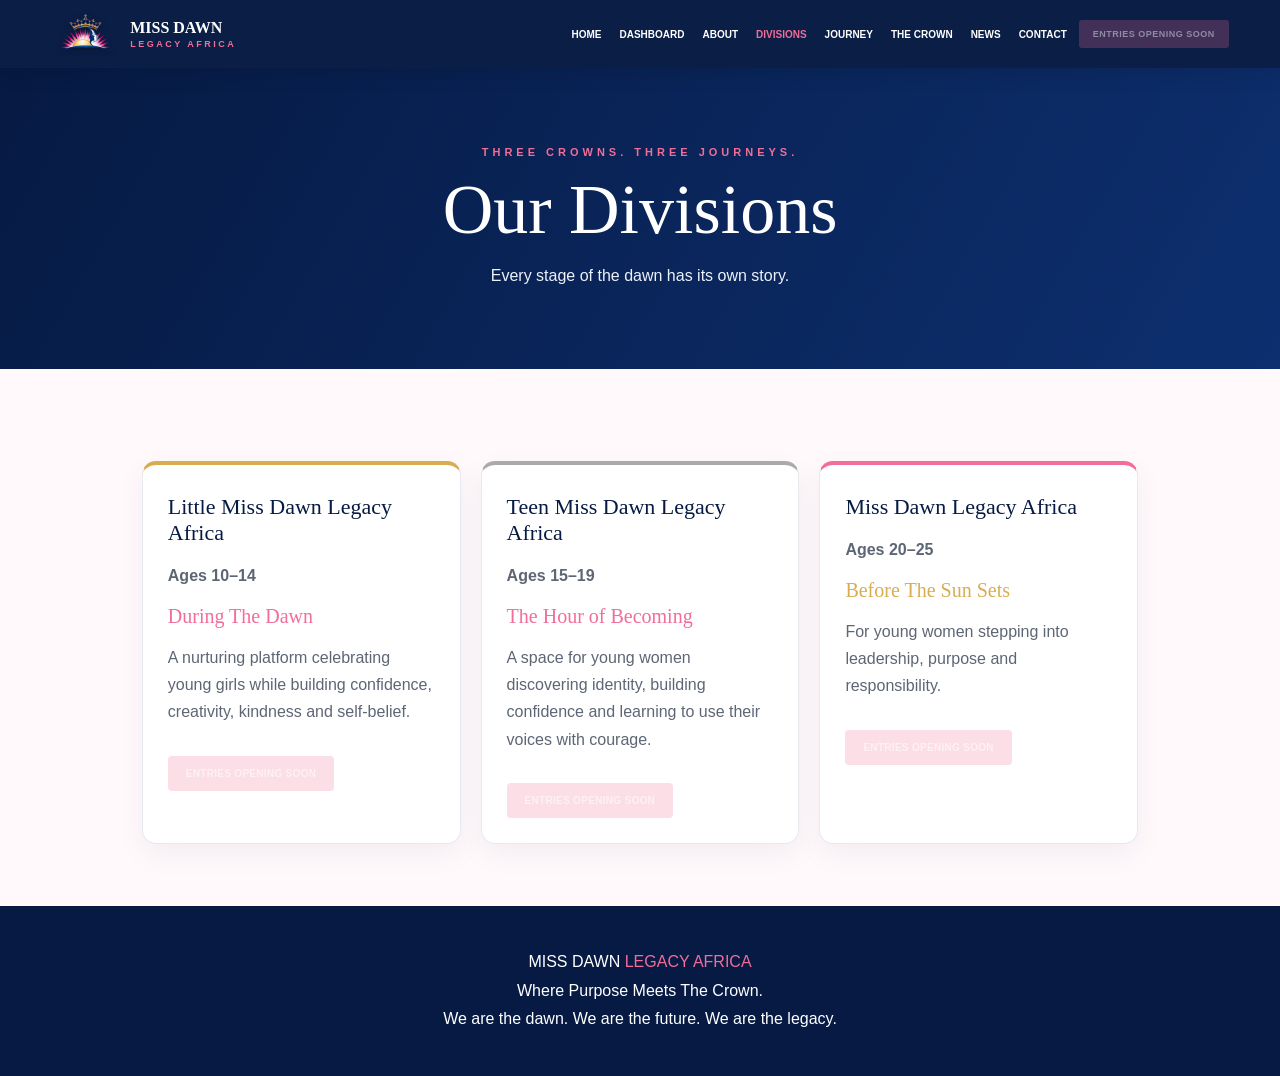
<file: divisions.html>
﻿<!doctype html>
<html lang="en">
<head>
  <meta charset="utf-8">
  <meta name="viewport" content="width=device-width,initial-scale=1">
  <title>Divisions â€” Miss Dawn Legacy Africa</title>
  <link rel="stylesheet" href="css/style.css">
</head>
<body>

<header class="nav">
  <a href="index.html" class="logo">
    <img src="images/logo.png" alt="Miss Dawn Legacy Africa Logo" class="nav-logo-img">
    <span class="nav-logo-text">MISS DAWN <small>LEGACY AFRICA</small></span>
  </a>
  <div class="links">
    <a href="index.html">HOME</a>
    <a href="dashboard.html">DASHBOARD</a>
    <a href="about.html">ABOUT</a>
    <a href="divisions.html">DIVISIONS</a>
    <a href="journey.html">JOURNEY</a>
    <a href="crown.html">THE CROWN</a>
    <a href="news.html">NEWS</a>
    <a href="contact.html">CONTACT</a>
    <a href="apply.html" class="apply">APPLY NOW</a>
  </div>
  <button class="hamburger" id="menuToggle" aria-label="Toggle menu">&#9776;</button>
</header>
<div class="mobileMenu" id="mobileMenu">
  <a href="index.html">HOME</a>
  <a href="dashboard.html">DASHBOARD</a>
  <a href="about.html">ABOUT</a>
  <a href="divisions.html">DIVISIONS</a>
  <a href="journey.html">JOURNEY</a>
  <a href="crown.html">THE CROWN</a>
  <a href="news.html">NEWS</a>
  <a href="contact.html">CONTACT</a>
  <a href="apply.html" class="apply">APPLY NOW</a>
</div>

<div class="page">

  <div class="hero">
    <div class="eyebrow">Three Crowns. Three Journeys.</div>
    <h1>Our Divisions</h1>
    <p>Every stage of the dawn has its own story.</p>
  </div>

  <div class="content">
    <div class="grid">
      <div class="card">
        <h3>Little Miss Dawn Legacy Africa</h3>
        <p><b>Ages 10&ndash;14</b></p>
        <div id="littleTheme" class="theme">During The Dawn</div>
        <p id="littleDesc">A nurturing platform celebrating young girls while building confidence, creativity, kindness and self-belief.</p>
        <a href="apply.html"
           class="btn pink"
           style="margin-top:14px;display:inline-block"
           data-reg-btn
           data-reg-dest="apply.html"
           data-reg-label="APPLY"
           data-reg-closed-label="ENTRIES OPENING SOON">APPLY</a>
      </div>
      <div class="card">
        <h3>Teen Miss Dawn Legacy Africa</h3>
        <p><b>Ages 15&ndash;19</b></p>
        <div id="teenTheme" class="theme">The Hour of Becoming</div>
        <p id="teenDesc">A space for young women discovering identity, building confidence and learning to use their voices with courage.</p>
        <a href="apply.html"
           class="btn pink"
           style="margin-top:14px;display:inline-block"
           data-reg-btn
           data-reg-dest="apply.html"
           data-reg-label="APPLY"
           data-reg-closed-label="ENTRIES OPENING SOON">APPLY</a>
      </div>
      <div class="card">
        <h3>Miss Dawn Legacy Africa</h3>
        <p><b>Ages 20&ndash;25</b></p>
        <div id="missTheme" class="theme" style="color:var(--gold)">Before The Sun Sets</div>
        <p id="missDesc">For young women stepping into leadership, purpose and responsibility.</p>
        <a href="apply.html"
           class="btn pink"
           style="margin-top:14px;display:inline-block"
           data-reg-btn
           data-reg-dest="apply.html"
           data-reg-label="APPLY"
           data-reg-closed-label="ENTRIES OPENING SOON">APPLY</a>
      </div>
    </div>
  </div>

</div>

<footer>
  MISS DAWN <span>LEGACY AFRICA</span><br>
  Where Purpose Meets The Crown.<br>
  We are the dawn. We are the future. We are the legacy.
</footer>

<script src="js/main.js"></script>
<script src="js/registration.js"></script>
</body>
</html>
</file>
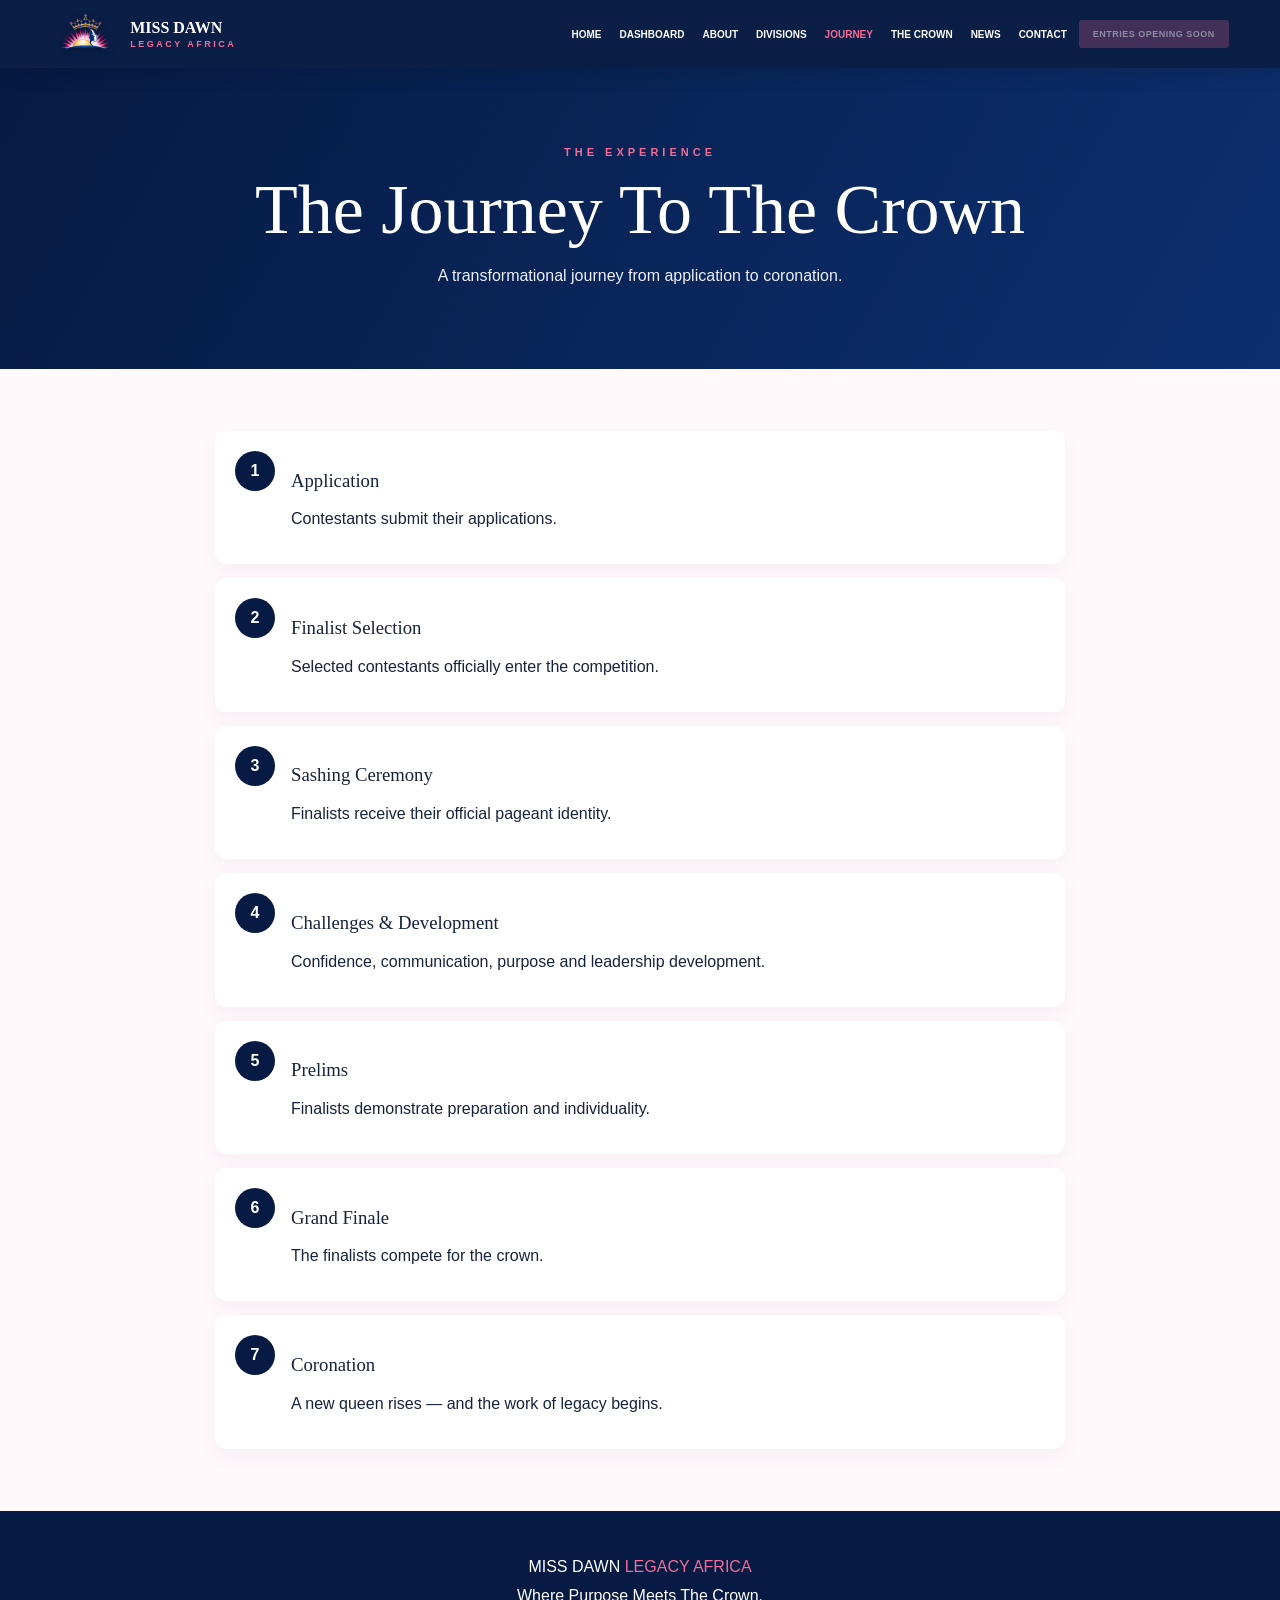
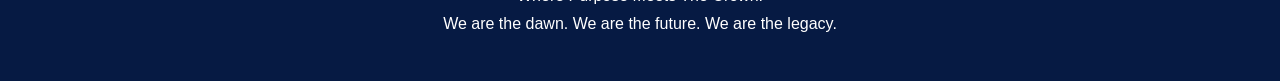
<file: journey.html>
﻿<!doctype html>
<html lang="en">
<head>
  <meta charset="utf-8">
  <meta name="viewport" content="width=device-width,initial-scale=1">
  <title>The Journey â€” Miss Dawn Legacy Africa</title>
  <link rel="stylesheet" href="css/style.css">
</head>
<body>

<header class="nav">
  <a href="index.html" class="logo">
    <img src="images/logo.png" alt="Miss Dawn Legacy Africa Logo" class="nav-logo-img">
    <span class="nav-logo-text">MISS DAWN <small>LEGACY AFRICA</small></span>
  </a>
  <div class="links">
    <a href="index.html">HOME</a>
    <a href="dashboard.html">DASHBOARD</a>
    <a href="about.html">ABOUT</a>
    <a href="divisions.html">DIVISIONS</a>
    <a href="journey.html">JOURNEY</a>
    <a href="crown.html">THE CROWN</a>
    <a href="news.html">NEWS</a>
    <a href="contact.html">CONTACT</a>
    <a href="apply.html" class="apply">APPLY NOW</a>
  </div>
  <button class="hamburger" id="menuToggle" aria-label="Toggle menu">&#9776;</button>
</header>
<div class="mobileMenu" id="mobileMenu">
  <a href="index.html">HOME</a>
  <a href="dashboard.html">DASHBOARD</a>
  <a href="about.html">ABOUT</a>
  <a href="divisions.html">DIVISIONS</a>
  <a href="journey.html">JOURNEY</a>
  <a href="crown.html">THE CROWN</a>
  <a href="news.html">NEWS</a>
  <a href="contact.html">CONTACT</a>
  <a href="apply.html" class="apply">APPLY NOW</a>
</div>

<div class="page">

  <div class="hero">
    <div class="eyebrow">The Experience</div>
    <h1>The Journey To The Crown</h1>
    <p>A transformational journey from application to coronation.</p>
  </div>

  <div class="content">
    <div class="timeline">
      <div class="step">
        <div class="num">1</div>
        <div><h3>Application</h3><p>Contestants submit their applications.</p></div>
      </div>
      <div class="step">
        <div class="num">2</div>
        <div><h3>Finalist Selection</h3><p>Selected contestants officially enter the competition.</p></div>
      </div>
      <div class="step">
        <div class="num">3</div>
        <div><h3>Sashing Ceremony</h3><p>Finalists receive their official pageant identity.</p></div>
      </div>
      <div class="step">
        <div class="num">4</div>
        <div><h3>Challenges &amp; Development</h3><p>Confidence, communication, purpose and leadership development.</p></div>
      </div>
      <div class="step">
        <div class="num">5</div>
        <div><h3>Prelims</h3><p>Finalists demonstrate preparation and individuality.</p></div>
      </div>
      <div class="step">
        <div class="num">6</div>
        <div><h3>Grand Finale</h3><p>The finalists compete for the crown.</p></div>
      </div>
      <div class="step">
        <div class="num">7</div>
        <div><h3>Coronation</h3><p>A new queen rises &mdash; and the work of legacy begins.</p></div>
      </div>
    </div>
  </div>

</div>

<footer>
  MISS DAWN <span>LEGACY AFRICA</span><br>
  Where Purpose Meets The Crown.<br>
  We are the dawn. We are the future. We are the legacy.
</footer>

<script src="js/main.js"></script>
<script src="js/registration.js"></script>
</body>
</html>
</file>
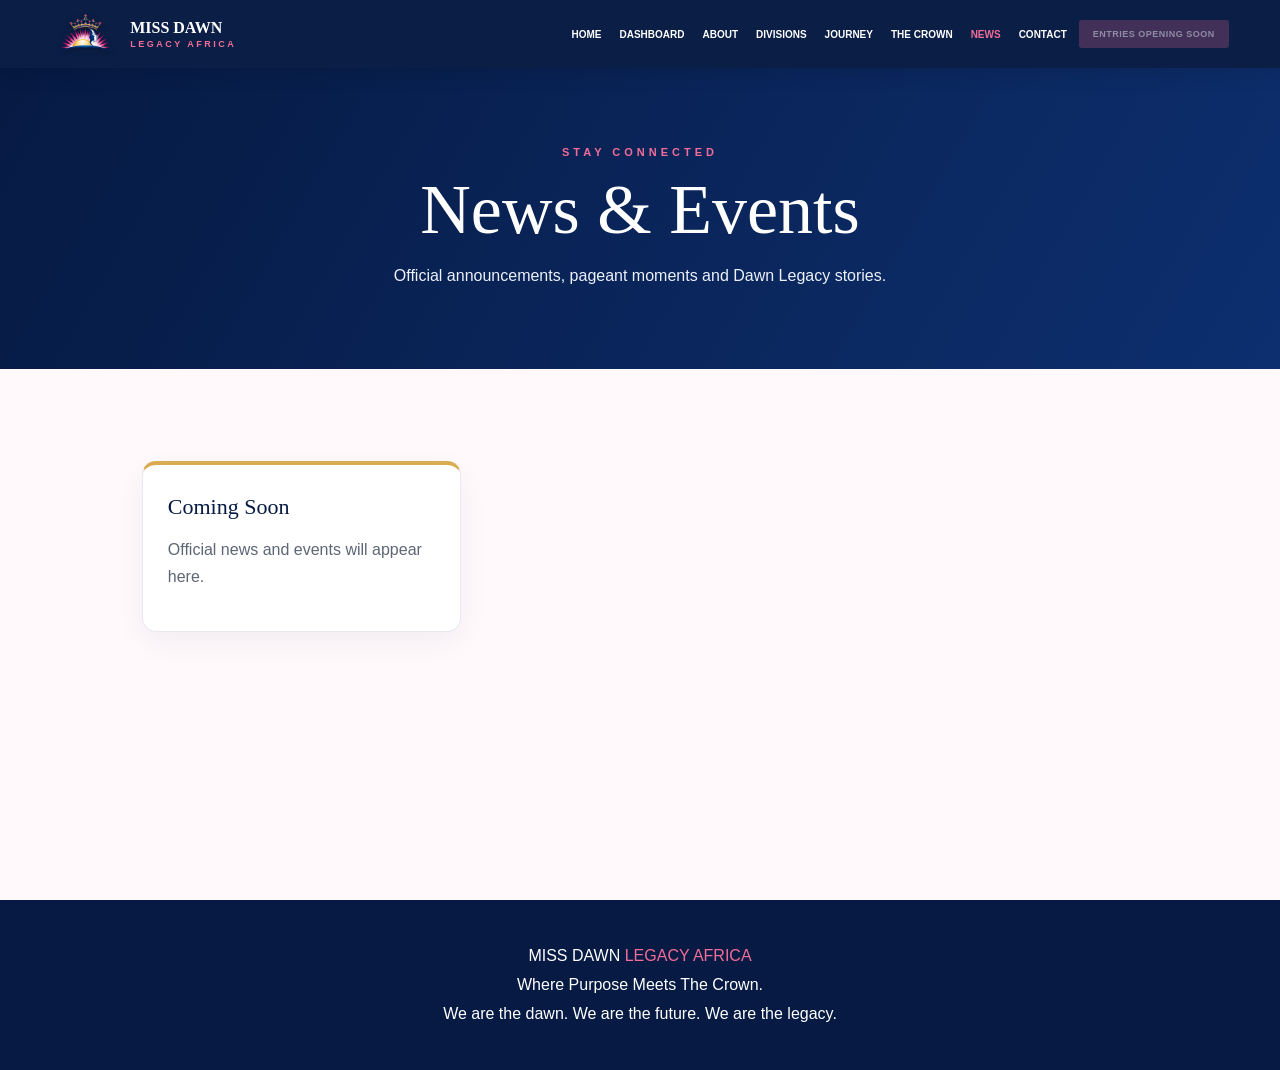
<file: news.html>
﻿<!doctype html>
<html lang="en">
<head>
  <meta charset="utf-8">
  <meta name="viewport" content="width=device-width,initial-scale=1">
  <title>News &amp; Events â€” Miss Dawn Legacy Africa</title>
  <link rel="stylesheet" href="css/style.css">
</head>
<body>

<header class="nav">
  <a href="index.html" class="logo">
    <img src="images/logo.png" alt="Miss Dawn Legacy Africa Logo" class="nav-logo-img">
    <span class="nav-logo-text">MISS DAWN <small>LEGACY AFRICA</small></span>
  </a>
  <div class="links">
    <a href="index.html">HOME</a>
    <a href="dashboard.html">DASHBOARD</a>
    <a href="about.html">ABOUT</a>
    <a href="divisions.html">DIVISIONS</a>
    <a href="journey.html">JOURNEY</a>
    <a href="crown.html">THE CROWN</a>
    <a href="news.html">NEWS</a>
    <a href="contact.html">CONTACT</a>
    <a href="apply.html" class="apply">APPLY NOW</a>
  </div>
  <button class="hamburger" id="menuToggle" aria-label="Toggle menu">&#9776;</button>
</header>
<div class="mobileMenu" id="mobileMenu">
  <a href="index.html">HOME</a>
  <a href="dashboard.html">DASHBOARD</a>
  <a href="about.html">ABOUT</a>
  <a href="divisions.html">DIVISIONS</a>
  <a href="journey.html">JOURNEY</a>
  <a href="crown.html">THE CROWN</a>
  <a href="news.html">NEWS</a>
  <a href="contact.html">CONTACT</a>
  <a href="apply.html" class="apply">APPLY NOW</a>
</div>

<div class="page">

  <div class="hero">
    <div class="eyebrow">Stay Connected</div>
    <h1>News &amp; Events</h1>
    <p>Official announcements, pageant moments and Dawn Legacy stories.</p>
  </div>

  <div class="content">
    <div id="newsCards" class="grid"></div>
  </div>

</div>

<footer>
  MISS DAWN <span>LEGACY AFRICA</span><br>
  Where Purpose Meets The Crown.<br>
  We are the dawn. We are the future. We are the legacy.
</footer>

<script src="js/main.js"></script>
<script src="js/registration.js"></script>
</body>
</html>
</file>
<file: css/style.css>
/* ============================================================
   MISS DAWN LEGACY AFRICA — Shared Stylesheet
   ============================================================ */

/* --- Variables & Reset --- */
:root {
  --navy:  #061a43;
  --navy2: #0d2f6f;
  --pink:  #f26d98;
  --pink2: #f9dce8;
  --gold:  #d8ad52;
  --cream: #fff9fc;
  --ink:   #17233c;
  --muted: #667085;
  --white: #fff;
  --line:  #e7e9ef;
}
*, *::before, *::after { box-sizing: border-box; }
html { scroll-behavior: smooth; }
body {
  margin: 0;
  background: var(--cream);
  color: var(--ink);
  font-family: Arial, Helvetica, sans-serif;
}
button, input, textarea, select { font: inherit; }
button { cursor: pointer; }
h1, h2, h3 { font-family: Georgia, serif; font-weight: 500; }
a { color: var(--pink); }
.hidden { display: none !important; }

/* --- Navigation --- */
.nav {
  position: fixed;
  top: 0; left: 0; right: 0;
  height: 68px;
  background: rgba(6,26,67,.98);
  display: flex;
  align-items: center;
  justify-content: space-between;
  padding: 0 4%;
  z-index: 50;
  box-shadow: 0 4px 20px #0002;
}
.logo {
  display: flex;
  align-items: center;
  gap: 10px;
  text-decoration: none;
  white-space: nowrap;
  flex-shrink: 0;
}
.nav-logo-img {
  height: 46px;
  width: auto;
  display: block;
  /* white bg on the PNG is transparent — drop-shadow gives it definition */
  filter: drop-shadow(0 1px 3px rgba(0,0,0,0.4));
}
.nav-logo-text {
  font: 700 16px Georgia, serif;
  color: white;
  display: flex;
  flex-direction: column;
  line-height: 1.1;
}
.nav-logo-text small {
  display: block;
  color: var(--pink);
  font: 700 9px Arial;
  letter-spacing: 2.5px;
  margin-top: 3px;
}
.links {
  display: flex;
  gap: 6px;
  align-items: center;
}
.links a {
  color: white;
  font-size: 10px;
  font-weight: bold;
  padding: 7px 6px;
  white-space: nowrap;
  text-decoration: none;
  border: 0;
  background: none;
}
.links a:hover,
.links a.on { color: var(--pink); }
.links a.apply {
  background: var(--pink) !important;
  padding: 9px 14px !important;
  color: #fff !important;
  border-radius: 3px;
}

/* --- Hamburger / Mobile Menu --- */
.hamburger {
  display: none;
  background: none;
  border: 0;
  color: white;
  font-size: 22px;
  cursor: pointer;
  padding: 6px;
}
.mobileMenu {
  display: none;
  position: fixed;
  top: 68px; left: 0; right: 0;
  background: rgba(6,26,67,.98);
  z-index: 49;
  padding: 12px 0;
  flex-direction: column;
}
.mobileMenu.open { display: flex; }
.mobileMenu a {
  color: white;
  font-size: 13px;
  font-weight: bold;
  padding: 13px 24px;
  text-decoration: none;
  display: block;
}
.mobileMenu a:hover { color: var(--pink); }
.mobileMenu a.apply {
  background: var(--pink) !important;
  color: #fff !important;
  margin: 8px 24px;
  border-radius: 3px;
  text-align: center;
  padding: 10px 14px;
}

/* --- Page wrapper --- */
.page { padding-top: 68px; min-height: 100vh; }

/* --- Buttons --- */
.btn {
  border: 0;
  border-radius: 4px;
  padding: 12px 18px;
  font-weight: bold;
  cursor: pointer;
  display: inline-block;
  text-decoration: none;
  text-align: center;
}
.pink   { background: var(--pink);  color: #fff; }
.dark   { background: var(--navy);  color: #fff; }
.outline { background: transparent; border: 1px solid var(--pink); color: #fff; }

/* --- Hero --- */
.hero {
  background: linear-gradient(120deg, var(--navy), var(--navy2));
  color: #fff;
  text-align: center;
  padding: 78px 7%;
}
.eyebrow {
  color: var(--pink);
  font-size: 11px;
  font-weight: bold;
  letter-spacing: 4px;
  text-transform: uppercase;
}
.hero h1 {
  font-size: clamp(40px, 6vw, 70px);
  margin: 12px 0;
}
.hero p {
  max-width: 800px;
  margin: auto;
  line-height: 1.8;
  color: #edf1fa;
}

/* --- Content / Cards --- */
.content {
  max-width: 1150px;
  margin: auto;
  padding: 62px 6%;
}
.content h2 {
  font-size: 38px;
  color: var(--navy);
}
.lead {
  font-size: 18px;
  line-height: 1.9;
}
.grid {
  display: grid;
  grid-template-columns: repeat(3, 1fr);
  gap: 20px;
  margin-top: 30px;
}
.card {
  background: #fff;
  border: 1px solid var(--line);
  border-top: 4px solid var(--gold);
  border-radius: 14px;
  padding: 25px;
  box-shadow: 0 10px 30px #061a430d;
}
.card:nth-child(2) { border-top-color: #aaa; }
.card:nth-child(3) { border-top-color: var(--pink); }
.card h3 {
  color: var(--navy);
  font-size: 22px;
  margin: 4px 0 10px;
}
.card p { line-height: 1.7; color: #5d6675; }

/* --- Band / Quote --- */
.band {
  background: var(--pink2);
  padding: 62px 7%;
  text-align: center;
}
.band h2 { color: var(--navy); font-size: 38px; }
.quote {
  max-width: 800px;
  margin: auto;
  font: italic 25px Georgia, serif;
  line-height: 1.5;
  color: var(--navy);
}
.theme { font: 20px cursive; color: var(--pink); }

/* --- Timeline (Journey) --- */
.timeline {
  max-width: 850px;
  margin: auto;
  display: grid;
  gap: 14px;
}
.step {
  background: #fff;
  border-radius: 12px;
  padding: 20px;
  display: flex;
  gap: 16px;
  box-shadow: 0 8px 22px #061a430b;
}
.num {
  min-width: 40px;
  height: 40px;
  border-radius: 50%;
  background: var(--navy);
  color: white;
  display: grid;
  place-items: center;
  font-weight: bold;
}

/* --- Footer --- */
footer {
  background: var(--navy);
  color: #fff;
  text-align: center;
  padding: 42px 6%;
  line-height: 1.8;
}
footer strong { font: 24px Georgia, serif; }
footer span { color: var(--pink); }

/* --- Admin --- */
.adminWrap { min-height: 100vh; background: #f4f6fa; }
.adminTop {
  background: var(--navy);
  color: #fff;
  padding: 24px 5%;
  display: flex;
  justify-content: space-between;
  align-items: center;
}
.adminTop h1 { margin: 0; font-size: 28px; }
.adminBody {
  display: grid;
  grid-template-columns: 230px 1fr;
  min-height: calc(100vh - 88px);
}
.side {
  background: #fff;
  border-right: 1px solid var(--line);
  padding: 20px 12px;
}
.side button {
  display: block;
  width: 100%;
  text-align: left;
  background: none;
  border: 0;
  padding: 13px 14px;
  border-radius: 7px;
  margin: 2px 0;
  font-weight: bold;
  color: #3e4758;
}
.side button.active,
.side button:hover { background: var(--pink2); color: var(--navy); }
.adminMain { padding: 30px; max-width: 1100px; width: 100%; }
.adminPanel { display: none; }
.adminPanel.active { display: block; }
.adminCard {
  background: #fff;
  border: 1px solid var(--line);
  border-radius: 14px;
  padding: 24px;
  margin-bottom: 20px;
}
.adminCard h2 { margin-top: 0; color: var(--navy); }
.formGrid { display: grid; grid-template-columns: 1fr 1fr; gap: 16px; }
label { font-size: 12px; font-weight: bold; color: #475467; display: block; }
input, textarea, select {
  width: 100%;
  border: 1px solid #d6dae2;
  border-radius: 7px;
  padding: 10px;
  margin-top: 6px;
  background: #fff;
}
textarea { min-height: 120px; resize: vertical; }
.full { grid-column: 1 / -1; }
.row { display: flex; gap: 10px; align-items: center; flex-wrap: wrap; }
.notice {
  padding: 12px 14px;
  background: #ecfdf3;
  border: 1px solid #abefc6;
  border-radius: 8px;
  color: #067647;
  font-size: 13px;
  margin-bottom: 15px;
}
.table { width: 100%; border-collapse: collapse; }
.table th, .table td {
  padding: 11px;
  border-bottom: 1px solid var(--line);
  text-align: left;
  font-size: 13px;
}
.pill {
  display: inline-block;
  padding: 4px 8px;
  border-radius: 20px;
  background: var(--pink2);
  color: var(--navy);
  font-size: 11px;
  font-weight: bold;
}

/* --- Modal (Admin Login) --- */
.modal {
  position: fixed;
  inset: 0;
  background: #0008;
  display: none;
  align-items: center;
  justify-content: center;
  z-index: 100;
}
.modal.show { display: flex; }
.modalBox {
  background: #fff;
  width: min(520px, 92%);
  padding: 28px;
  border-radius: 15px;
}
.modalBox h2 { margin-top: 0; color: var(--navy); }
.close {
  float: right;
  border: 0;
  background: #eee;
  border-radius: 50%;
  width: 32px;
  height: 32px;
}

/* --- Application Form --- */
.applyHero {
  background: linear-gradient(120deg, var(--navy), var(--navy2));
  color: #fff;
  text-align: center;
  padding: 70px 7% 50px;
}
.applyHero h1 {
  font-family: Georgia, serif;
  font-weight: 500;
  font-size: clamp(34px, 5vw, 58px);
  margin: 12px 0;
}
.applyHero p {
  max-width: 650px;
  margin: auto;
  line-height: 1.8;
  color: #edf1fa;
}
.applyForm {
  max-width: 700px;
  margin: 0 auto;
  padding: 50px 6%;
}
.formSection {
  background: #fff;
  border: 1px solid var(--line);
  border-radius: 14px;
  padding: 28px;
  margin-bottom: 22px;
  box-shadow: 0 8px 24px #061a430a;
}
.formSection h3 {
  color: var(--navy);
  margin: 0 0 18px;
  font-size: 18px;
  border-bottom: 2px solid var(--pink2);
  padding-bottom: 10px;
}
.fRow {
  display: grid;
  grid-template-columns: 1fr 1fr;
  gap: 16px;
  margin-bottom: 16px;
}
.fField {
  display: flex;
  flex-direction: column;
  gap: 5px;
}
.fField label {
  font-size: 12px;
  font-weight: 700;
  color: #475467;
  text-transform: uppercase;
  letter-spacing: .5px;
}
.fField input,
.fField select,
.fField textarea {
  border: 1px solid #d6dae2;
  border-radius: 7px;
  padding: 11px 13px;
  font-size: 14px;
  background: #fff;
  outline: none;
  transition: border .2s;
  margin-top: 0;
  width: 100%;
}
.fField input:focus,
.fField select:focus { border-color: var(--pink); }
.dobRow {
  display: grid;
  grid-template-columns: 1fr 1fr 1fr;
  gap: 12px;
}
.photoGrid {
  display: grid;
  grid-template-columns: repeat(auto-fit, minmax(240px, 1fr));
  gap: 18px;
  margin-bottom: 4px;
}
.photoBox {
  border: 2px dashed #d6dae2;
  border-radius: 10px;
  padding: 22px;
  text-align: center;
  cursor: pointer;
  transition: border .2s;
  background: #fafafa;
}
.photoBox:hover { border-color: var(--pink); }
.photoBox input[type=file] { display: none; }
.photoBox .icon { font-size: 32px; color: var(--pink); margin-bottom: 8px; }
.photoBox .label { font-weight: 700; color: var(--navy); font-size: 13px; margin-bottom: 6px; }
.photoBox .note {
  font-size: 11px;
  color: var(--muted);
  line-height: 1.6;
  background: var(--pink2);
  border-radius: 6px;
  padding: 8px 10px;
  margin-top: 10px;
  text-align: left;
}
.photoBox .note strong { color: #c0003f; }
.photoPreview {
  max-width: 100%;
  max-height: 180px;
  border-radius: 8px;
  margin-top: 10px;
  display: none;
}
.submitBtn {
  width: 100%;
  padding: 16px;
  background: var(--pink);
  color: #fff;
  border: 0;
  border-radius: 8px;
  font-size: 16px;
  font-weight: 700;
  letter-spacing: 1px;
  cursor: pointer;
  margin-top: 8px;
  transition: background .2s;
}
.submitBtn:hover { background: #d45580; }
.successBanner {
  display: none;
  background: #ecfdf3;
  border: 1px solid #abefc6;
  border-radius: 10px;
  padding: 20px;
  text-align: center;
  color: #067647;
  font-weight: 700;
  font-size: 15px;
  margin-bottom: 20px;
}

/* --- Home image --- */
#homeImg {
  width: 100%;
  display: block;
  height: auto;
  max-height: 90vh;
  object-fit: cover;
}

/* ============================================================
   RESPONSIVE
   ============================================================ */
@media (max-width: 900px) {
  .links { display: none; }
  .hamburger { display: block; }
  .nav-logo-img { height: 38px; }
  .grid, .formGrid { grid-template-columns: 1fr; }
  .adminBody { grid-template-columns: 1fr; }
  .side { display: flex; overflow-x: auto; gap: 4px; }
  .side button { white-space: nowrap; width: auto; }
  .adminMain { padding: 18px; }
  .fRow { grid-template-columns: 1fr; }
}
@media (max-width: 600px) {
  .hero { padding: 56px 5%; }
  .hero h1 { font-size: clamp(28px, 8vw, 50px); }
  .content { padding: 40px 5%; }
  .band { padding: 40px 5%; }
  .quote { font-size: 18px; }
  .applyForm { padding: 30px 5%; }
  .formSection { padding: 18px; }
  footer { padding: 30px 5%; font-size: 14px; }
  .adminTop h1 { font-size: 20px; }
}

/* --- Eligibility Requirements --- */
.eligibilitySection {
  max-width: 700px;
  margin: 40px auto 0;
  padding: 0 6%;
}
.eligibilityBox {
  background: var(--navy);
  border-radius: 14px;
  padding: 28px 32px;
  color: #fff;
}
.eligibilityBox h2 {
  color: var(--gold);
  font-size: 22px;
  margin: 0 0 6px;
  display: flex;
  align-items: center;
  gap: 10px;
}
.eligibilityBox .subheading {
  color: var(--pink2);
  font-size: 13px;
  margin: 0 0 20px;
  letter-spacing: 1px;
  text-transform: uppercase;
  font-weight: bold;
}
.eligibilityBox ol {
  margin: 0;
  padding-left: 20px;
  display: grid;
  gap: 10px;
}
.eligibilityBox ol li {
  font-size: 14px;
  line-height: 1.7;
  color: #dce6f7;
}
.eligibilityBox ol li strong {
  color: #fff;
}
.eligibilityConfirm {
  margin-top: 20px;
  padding-top: 18px;
  border-top: 1px solid rgba(255,255,255,.15);
  display: flex;
  align-items: flex-start;
  gap: 12px;
}
.eligibilityConfirm input[type=checkbox] {
  width: 18px;
  height: 18px;
  min-width: 18px;
  margin-top: 2px;
  accent-color: var(--pink);
  cursor: pointer;
}
.eligibilityConfirm label {
  font-size: 13px;
  color: #dce6f7;
  line-height: 1.6;
  font-weight: normal;
  text-transform: none;
  letter-spacing: 0;
}

/* ============================================================
   REGISTRATION CLOSED — Opening Soon Styles
   ============================================================ */

/* Full-page container shown on apply.html when registrations are closed */
#regClosedNotice {
  display: none; /* shown by registration.js when REGISTRATION_OPEN = false */
  min-height: calc(100vh - 68px);
  align-items: center;
  justify-content: center;
  padding: 60px 6%;
  background: linear-gradient(160deg, var(--navy) 0%, var(--navy2) 60%, #1a0a2e 100%);
}

/* The white card sitting in the centre */
.osBanner {
  max-width: 680px;
  width: 100%;
  text-align: center;
  background: rgba(255,255,255,0.04);
  border: 1px solid rgba(249,220,232,0.18);
  border-radius: 20px;
  padding: 56px 48px;
  box-shadow: 0 24px 80px rgba(6,26,67,0.5),
              0 0 0 1px rgba(242,109,152,0.1);
  animation: osFadeIn 0.7s ease both;
}

@keyframes osFadeIn {
  from { opacity: 0; transform: translateY(22px); }
  to   { opacity: 1; transform: translateY(0); }
}

/* Small eyebrow text */
.osEyebrow {
  font-size: 10px;
  font-weight: 700;
  letter-spacing: 4px;
  text-transform: uppercase;
  color: var(--pink);
  margin-bottom: 18px;
}

/* Crown emoji */
.osCrown {
  font-size: 48px;
  line-height: 1;
  margin-bottom: 20px;
  filter: drop-shadow(0 4px 12px rgba(242,109,152,0.4));
}

/* Main heading */
.osHeading {
  font-family: Georgia, serif;
  font-weight: 500;
  font-size: clamp(26px, 5vw, 44px);
  color: #ffffff;
  margin: 0 0 14px;
  letter-spacing: 3px;
  line-height: 1.15;
}

/* Gold accent tagline */
.osTagline {
  font-family: Georgia, serif;
  font-style: italic;
  font-size: clamp(15px, 2.2vw, 20px);
  color: var(--gold);
  margin: 0 0 24px;
  line-height: 1.5;
}

/* Decorative divider */
.osDivider {
  width: 60px;
  height: 2px;
  background: linear-gradient(90deg, transparent, var(--pink), transparent);
  margin: 0 auto 24px;
  border-radius: 2px;
}

/* Body paragraph */
.osBody {
  font-size: clamp(13px, 1.8vw, 15px);
  color: #c8d4f0;
  line-height: 1.85;
  margin: 0 0 32px;
}

/* CTA button */
.osBtn {
  display: inline-block;
  padding: 14px 36px;
  background: var(--pink);
  color: #fff;
  font-weight: 700;
  font-size: 13px;
  letter-spacing: 2px;
  text-transform: uppercase;
  text-decoration: none;
  border-radius: 4px;
  transition: background 0.2s, transform 0.15s;
}
.osBtn:hover {
  background: #d45580;
  transform: translateY(-2px);
}

/* ── Closed-state nav button ── */
/* When registrations are closed the nav APPLY NOW link becomes non-clickable */
a.apply[data-reg-closed] {
  background: rgba(242,109,152,0.35) !important;
  color: rgba(255,255,255,0.65) !important;
  cursor: default !important;
  pointer-events: none !important;
  font-size: 9px !important;
  letter-spacing: 0.5px;
}

/* ── Closed-state inline buttons (cards on dashboard, divisions, contact) ── */
[data-reg-btn][data-reg-closed],
a[data-reg-btn][data-reg-closed] {
  background: rgba(242,109,152,0.3) !important;
  color: rgba(255,255,255,0.6) !important;
  cursor: default !important;
  pointer-events: none !important;
  font-size: 10px;
  letter-spacing: 0.3px;
}

/* ── Homepage hero closed CTA ── */
.cta-pink[data-reg-closed] {
  background: rgba(242,109,152,0.35) !important;
  color: rgba(255,255,255,0.65) !important;
  cursor: default !important;
  pointer-events: none !important;
  font-size: 11px;
  letter-spacing: 0.5px;
  border: none;
}

/* ── Responsive ── */
@media (max-width: 600px) {
  .osBanner {
    padding: 40px 24px;
  }
  .osHeading {
    letter-spacing: 1.5px;
  }
}
</file>
